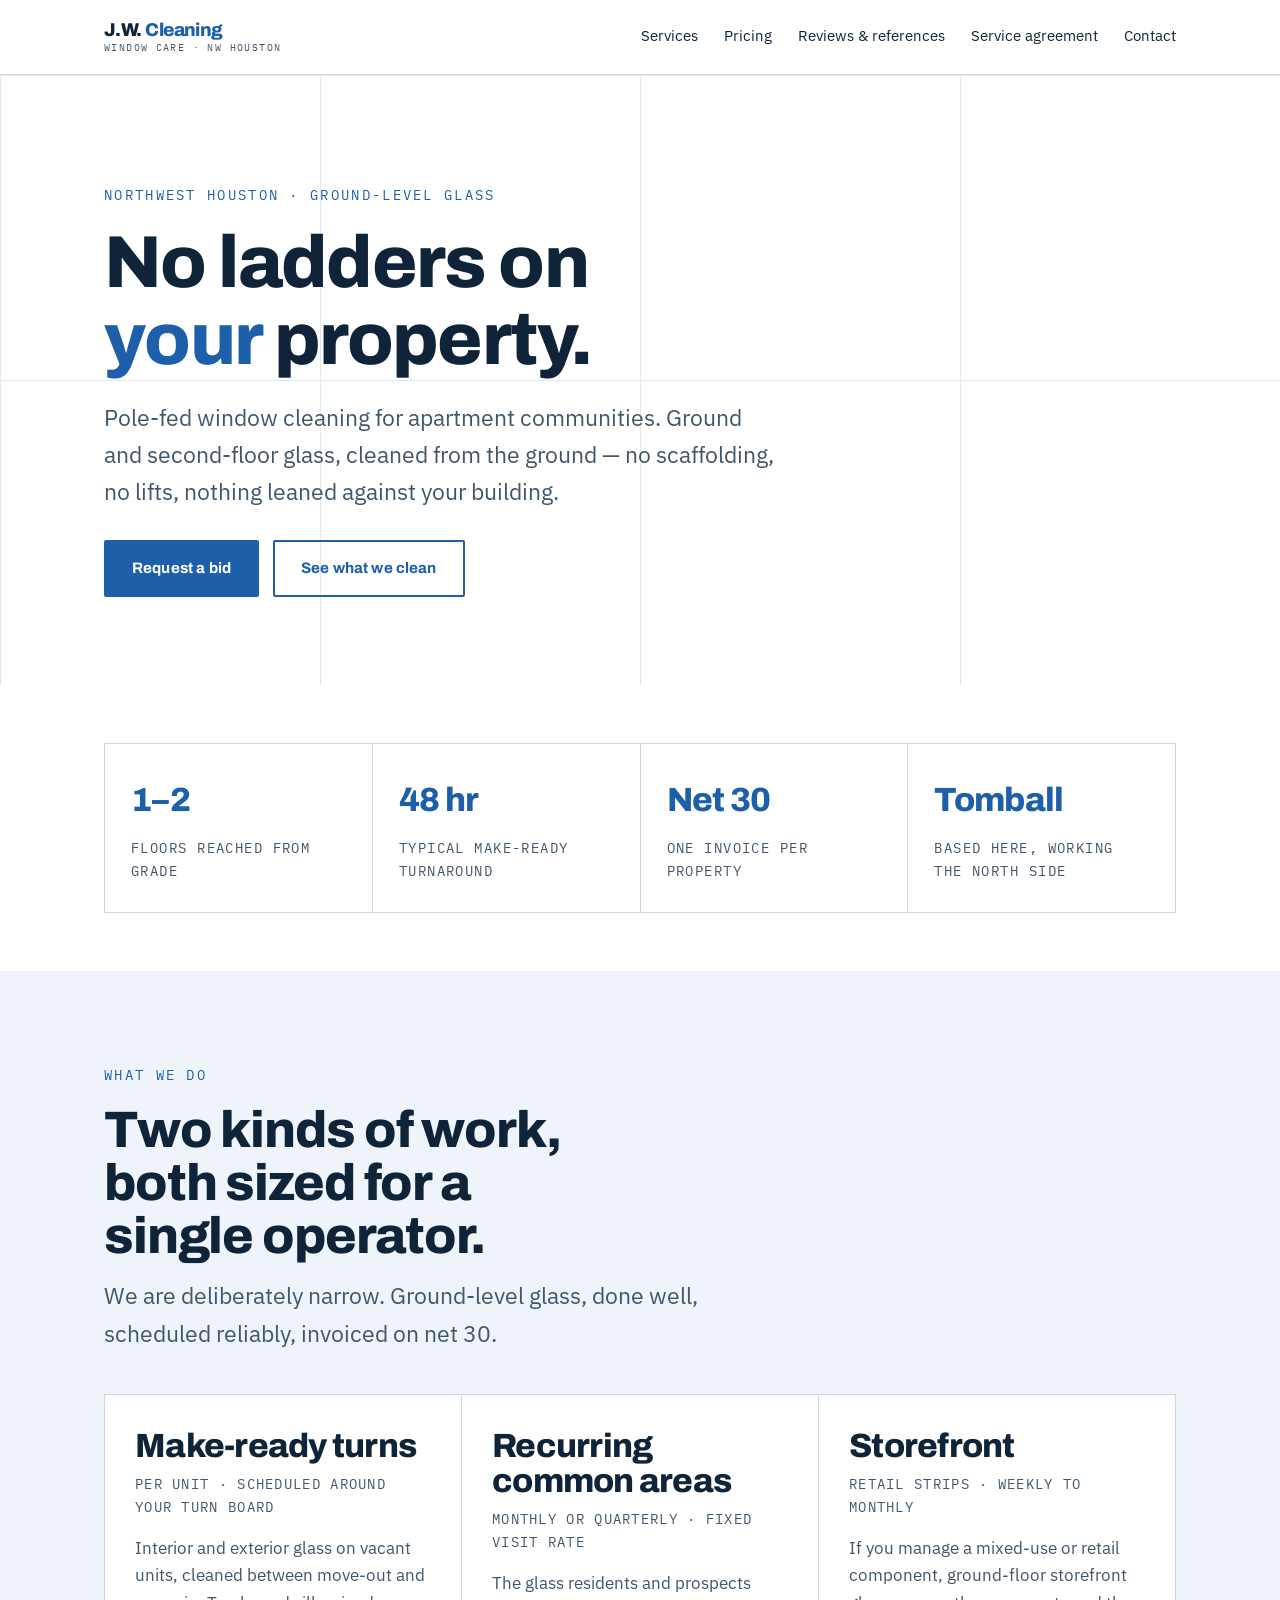
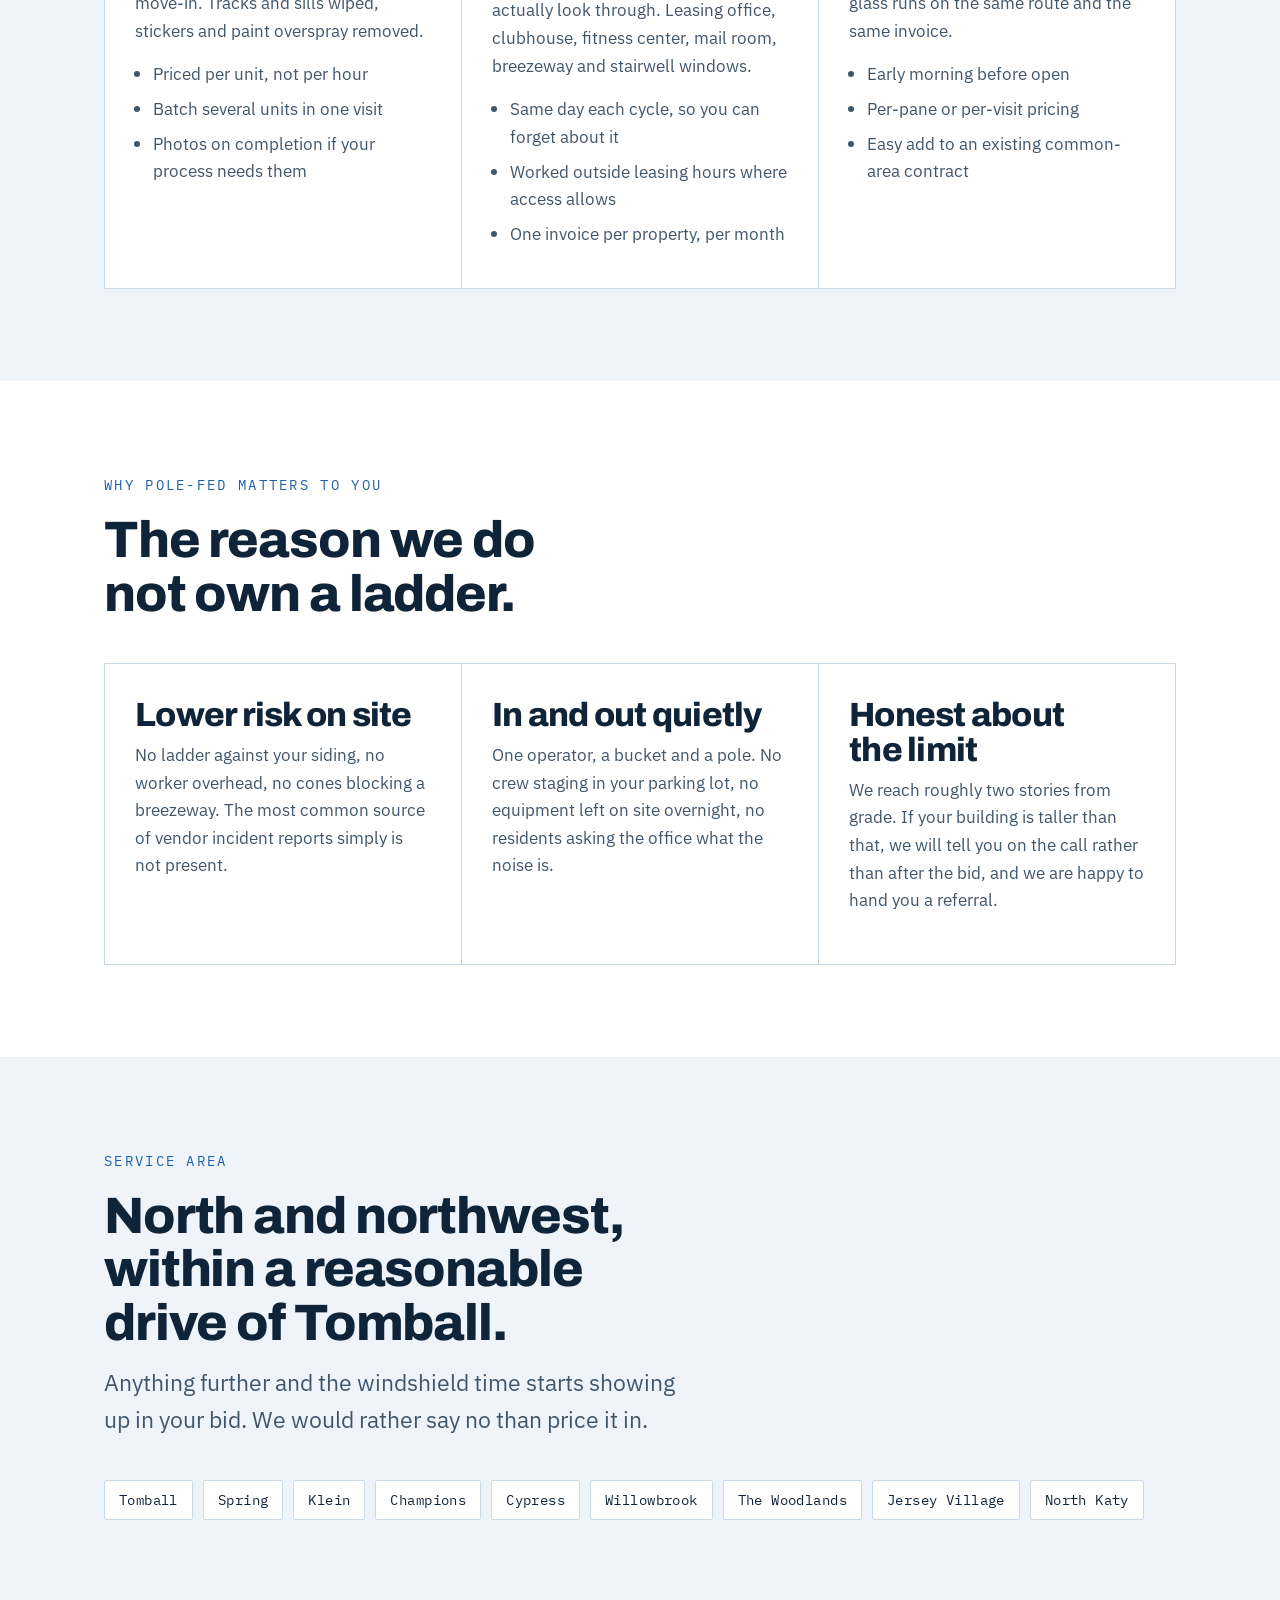
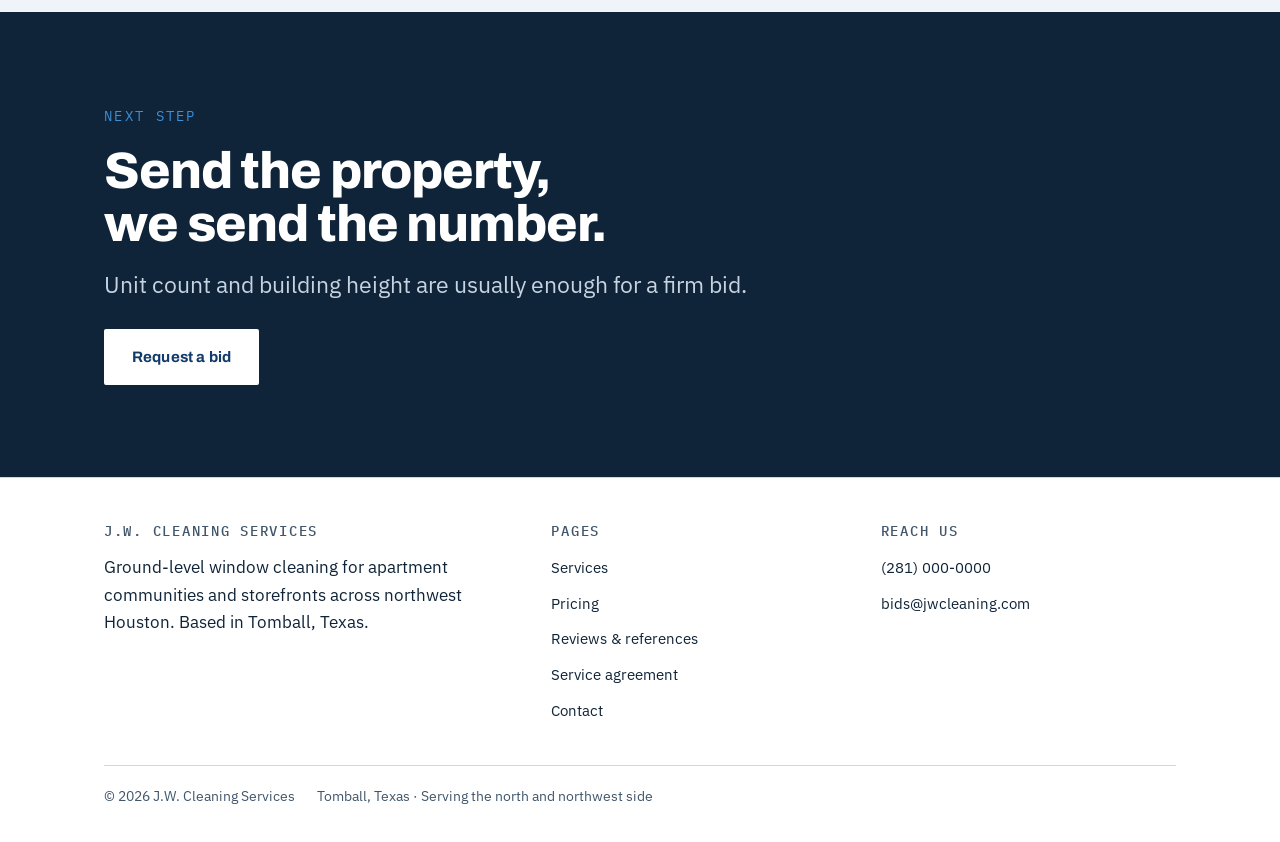
<file: index.html>
<!doctype html>
<html lang="en">
<head>
<meta charset="utf-8">
<meta name="viewport" content="width=device-width, initial-scale=1">
<title>J.W. Cleaning Services — Window cleaning for apartment communities, NW Houston</title>
<meta name="description" content="Pole-fed window cleaning for apartment communities and storefronts across northwest Houston. Ground and second-floor glass, no ladders. Based in Tomball.">
<link rel="preconnect" href="https://fonts.googleapis.com">
<link rel="preconnect" href="https://fonts.gstatic.com" crossorigin>
<link href="https://fonts.googleapis.com/css2?family=Archivo:wght@600;700;800&family=IBM+Plex+Mono:wght@400;500&family=IBM+Plex+Sans:wght@400;500;600&display=swap" rel="stylesheet">
<link rel="stylesheet" href="assets/css/styles.css">
</head>
<body>
<a class="skip" href="#main">Skip to content</a>

<header class="masthead">
  <div class="shell masthead__inner">
    <a class="wordmark" href="index.html">J.W. <span>Cleaning</span>
      <small>Window care &middot; NW Houston</small>
    </a>
    <button class="nav-toggle" aria-expanded="false" aria-controls="nav">Menu</button>
    <nav class="nav" id="nav" aria-label="Main">
      <a href="services.html">Services</a>
      <a href="pricing.html">Pricing</a>
      <a href="reviews.html">Reviews &amp; references</a>
      <a href="agreement.html">Service agreement</a>
      <a href="contact.html">Contact</a>
    </nav>
  </div>
</header>

<main id="main">

  <section class="hero">
    <div class="hero__grid" aria-hidden="true"></div>
    <div class="wipe" aria-hidden="true"></div>
    <div class="shell hero__inner">
      <span class="eyebrow">Northwest Houston &middot; Ground-level glass</span>
      <h1>No ladders on <em>your</em> property.</h1>
      <p class="hero__lede">Pole-fed window cleaning for apartment communities. Ground and second-floor glass, cleaned from the ground &mdash; no scaffolding, no lifts, nothing leaned against your building.</p>
      <div class="hero__actions">
        <a class="btn" href="contact.html">Request a bid</a>
        <a class="btn btn--ghost" href="services.html">See what we clean</a>
      </div>
    </div>
  </section>

  <section class="band band--tight">
    <div class="shell">
      <div class="panes">
        <div class="pane">
          <span class="pane__value">1&ndash;2</span>
          <p class="pane__label">Floors reached from grade</p>
        </div>
        <div class="pane">
          <span class="pane__value">48 hr</span>
          <p class="pane__label">Typical make-ready turnaround</p>
        </div>
        <div class="pane">
          <span class="pane__value">Net 30</span>
          <p class="pane__label">One invoice per property</p>
        </div>
        <div class="pane">
          <span class="pane__value">Tomball</span>
          <p class="pane__label">Based here, working the north side</p>
        </div>
      </div>
    </div>
  </section>

  <section class="band band--wash">
    <div class="shell">
      <div class="band__head">
        <span class="eyebrow">What we do</span>
        <h2>Two kinds of work, both sized for a single operator.</h2>
        <p>We are deliberately narrow. Ground-level glass, done well, scheduled reliably, invoiced on net 30.</p>
      </div>
      <div class="cards">
        <article class="card">
          <h3>Make-ready turns</h3>
          <p class="card__meta">Per unit &middot; scheduled around your turn board</p>
          <p>Interior and exterior glass on vacant units, cleaned between move-out and move-in. Tracks and sills wiped, stickers and paint overspray removed.</p>
          <ul>
            <li>Priced per unit, not per hour</li>
            <li>Batch several units in one visit</li>
            <li>Photos on completion if your process needs them</li>
          </ul>
        </article>
        <article class="card">
          <h3>Recurring common areas</h3>
          <p class="card__meta">Monthly or quarterly &middot; fixed visit rate</p>
          <p>The glass residents and prospects actually look through. Leasing office, clubhouse, fitness center, mail room, breezeway and stairwell windows.</p>
          <ul>
            <li>Same day each cycle, so you can forget about it</li>
            <li>Worked outside leasing hours where access allows</li>
            <li>One invoice per property, per month</li>
          </ul>
        </article>
        <article class="card">
          <h3>Storefront</h3>
          <p class="card__meta">Retail strips &middot; weekly to monthly</p>
          <p>If you manage a mixed-use or retail component, ground-floor storefront glass runs on the same route and the same invoice.</p>
          <ul>
            <li>Early morning before open</li>
            <li>Per-pane or per-visit pricing</li>
            <li>Easy add to an existing common-area contract</li>
          </ul>
        </article>
      </div>
    </div>
  </section>

  <section class="band">
    <div class="shell">
      <div class="band__head">
        <span class="eyebrow">Why pole-fed matters to you</span>
        <h2>The reason we do not own a ladder.</h2>
      </div>
      <div class="cards">
        <article class="card">
          <h3>Lower risk on site</h3>
          <p>No ladder against your siding, no worker overhead, no cones blocking a breezeway. The most common source of vendor incident reports simply is not present.</p>
        </article>
        <article class="card">
          <h3>In and out quietly</h3>
          <p>One operator, a bucket and a pole. No crew staging in your parking lot, no equipment left on site overnight, no residents asking the office what the noise is.</p>
        </article>
        <article class="card">
          <h3>Honest about the limit</h3>
          <p>We reach roughly two stories from grade. If your building is taller than that, we will tell you on the call rather than after the bid, and we are happy to hand you a referral.</p>
        </article>
      </div>
    </div>
  </section>

  <section class="band band--wash">
    <div class="shell">
      <div class="band__head">
        <span class="eyebrow">Service area</span>
        <h2>North and northwest, within a reasonable drive of Tomball.</h2>
        <p>Anything further and the windshield time starts showing up in your bid. We would rather say no than price it in.</p>
      </div>
      <ul class="arealist">
        <li>Tomball</li>
        <li>Spring</li>
        <li>Klein</li>
        <li>Champions</li>
        <li>Cypress</li>
        <li>Willowbrook</li>
        <li>The Woodlands</li>
        <li>Jersey Village</li>
        <li>North Katy</li>
      </ul>
    </div>
  </section>

  <section class="band band--ink">
    <div class="shell cta">
      <span class="eyebrow eyebrow--light">Next step</span>
      <h2>Send the property, we send the number.</h2>
      <p>Unit count and building height are usually enough for a firm bid.</p>
      <a class="btn btn--onblue" href="contact.html">Request a bid</a>
    </div>
  </section>

</main>

<footer class="foot">
  <div class="shell">
    <div class="foot__grid">
      <div>
        <h4>J.W. Cleaning Services</h4>
        <p>Ground-level window cleaning for apartment communities and storefronts across northwest Houston. Based in Tomball, Texas.</p>
      </div>
      <div>
        <h4>Pages</h4>
        <ul>
          <li><a href="services.html">Services</a></li>
          <li><a href="pricing.html">Pricing</a></li>
          <li><a href="reviews.html">Reviews &amp; references</a></li>
          <li><a href="agreement.html">Service agreement</a></li>
          <li><a href="contact.html">Contact</a></li>
        </ul>
      </div>
      <div>
        <h4>Reach us</h4>
        <!-- TODO: replace both with real details before launch -->
        <ul>
          <li><a href="tel:+12810000000">(281) 000-0000</a></li>
          <li><a href="mailto:bids@jwcleaning.com">bids@jwcleaning.com</a></li>
        </ul>
      </div>
    </div>
    <div class="foot__legal">
      <p>&copy; 2026 J.W. Cleaning Services</p>
      <p>Tomball, Texas &middot; Serving the north and northwest side</p>
    </div>
  </div>
</footer>

<script src="assets/js/site.js"></script>

</body>
</html>
</file>
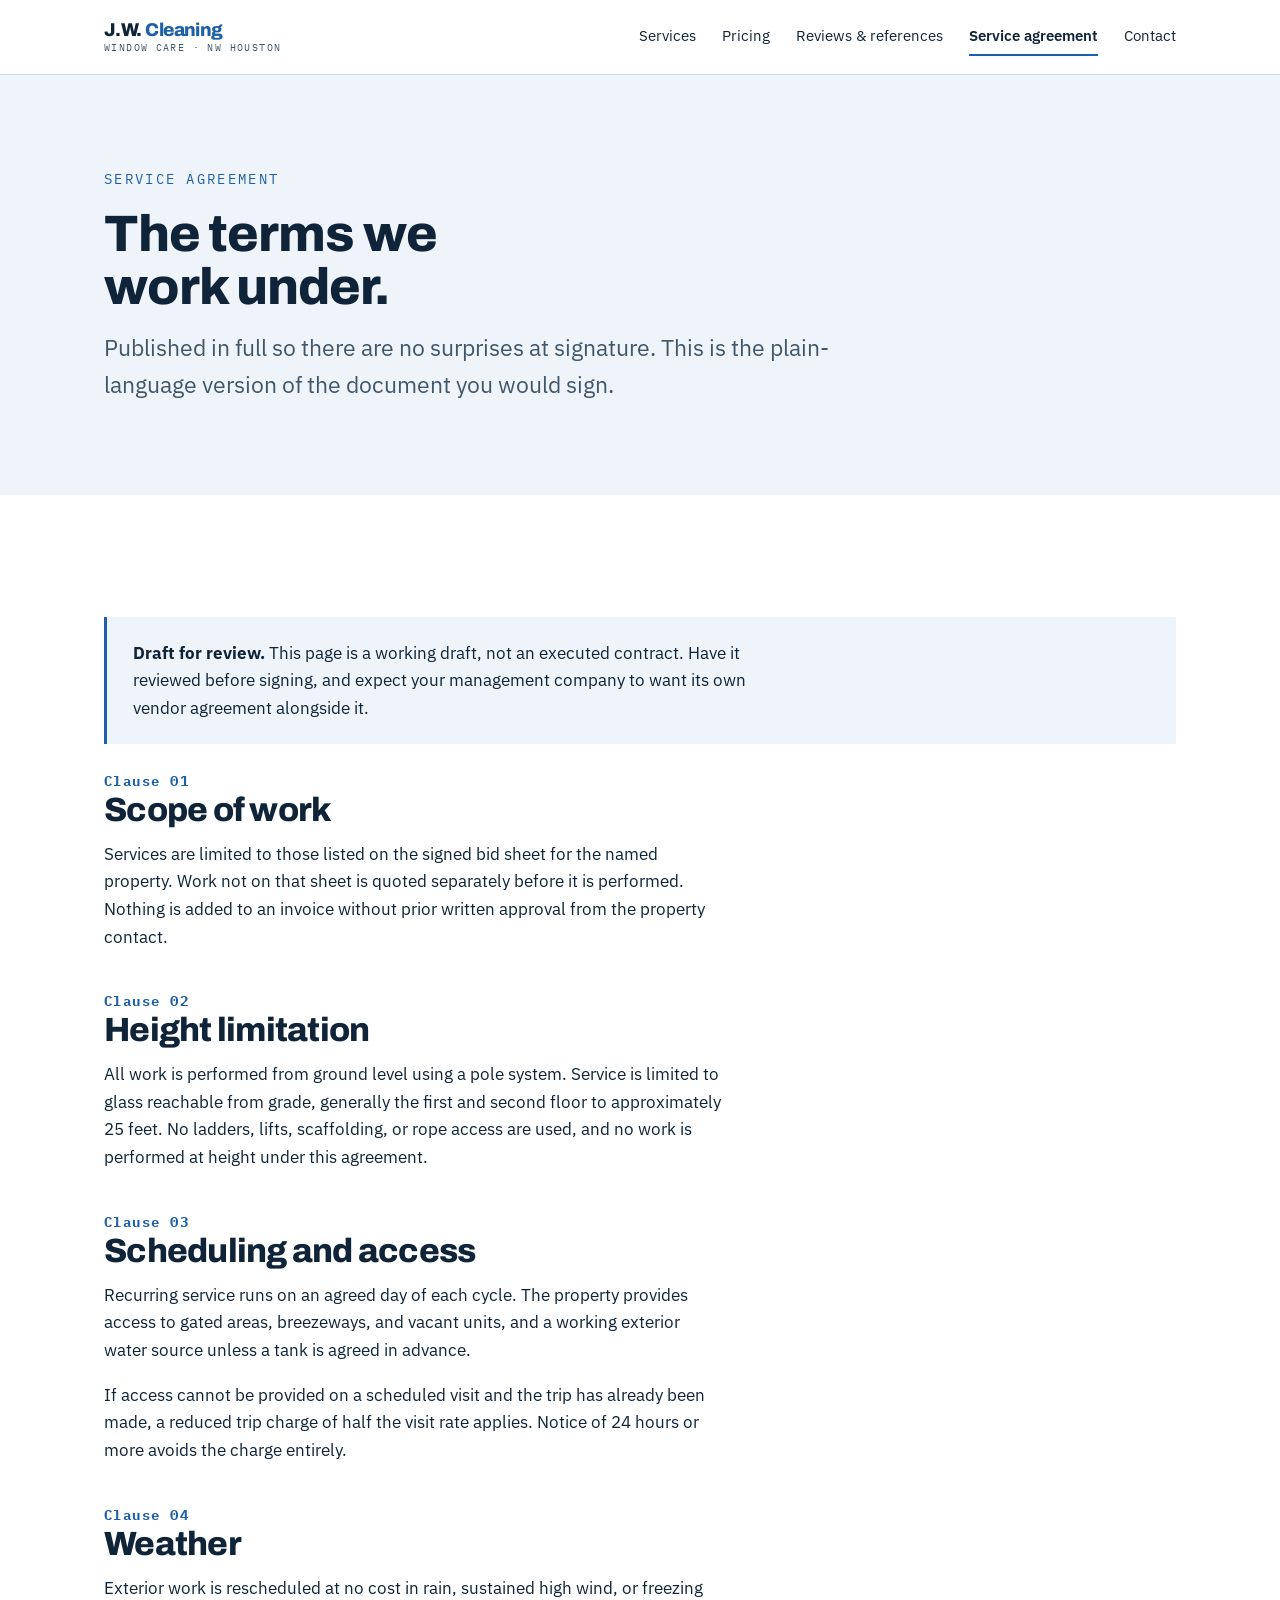
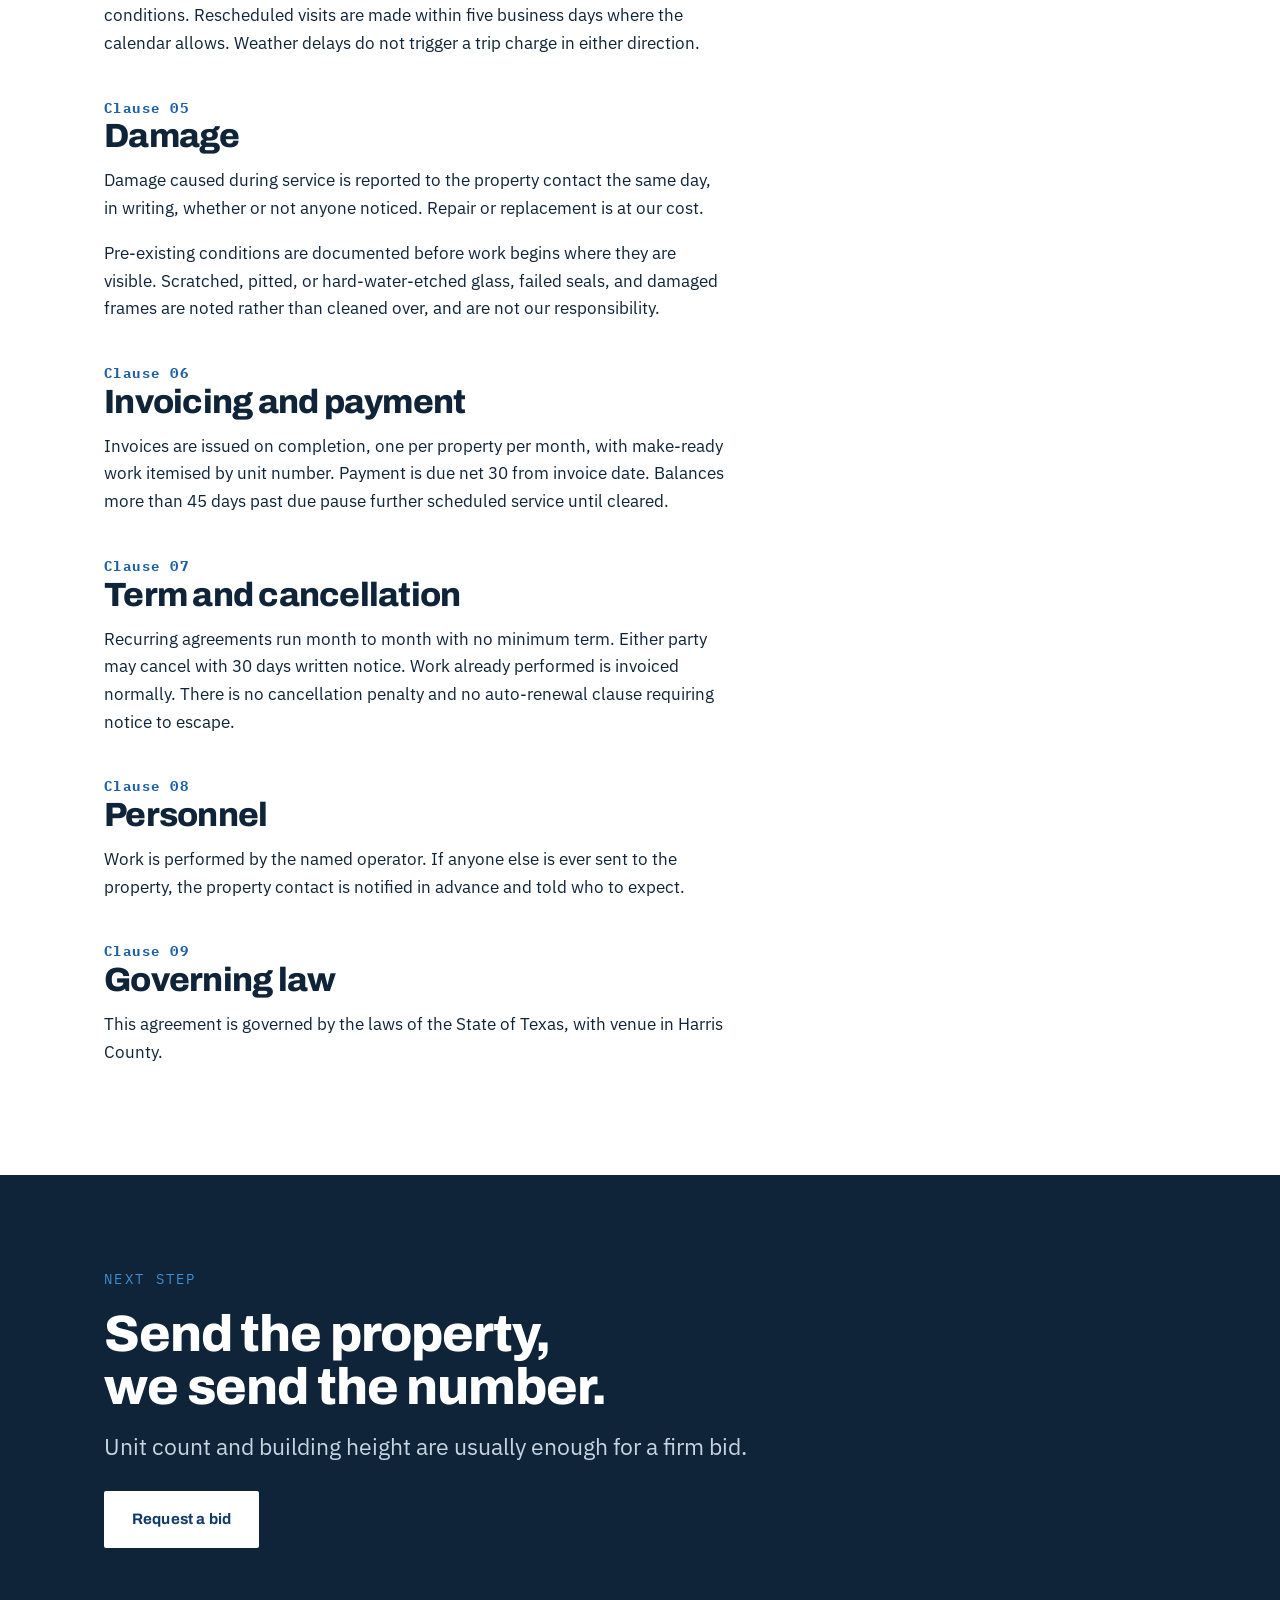
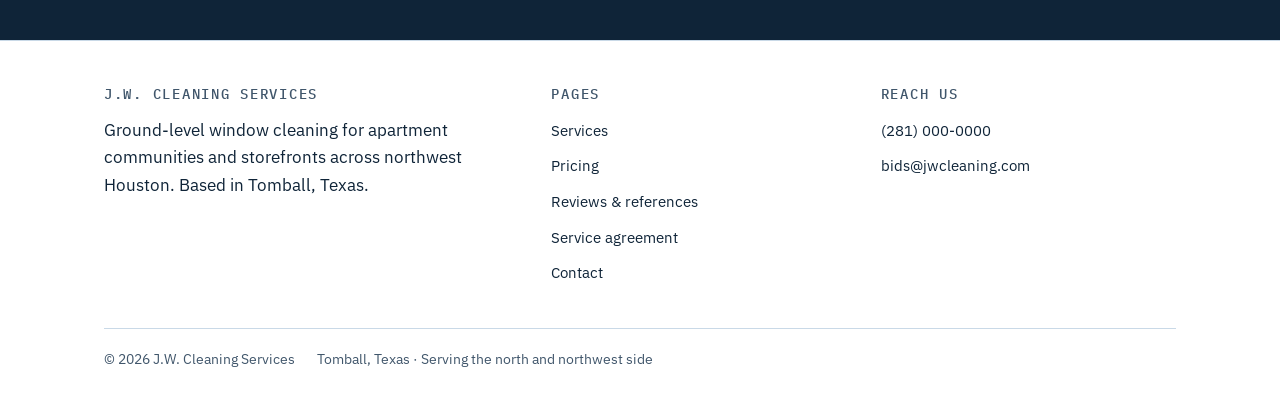
<file: agreement.html>
<!doctype html>
<html lang="en">
<head>
<meta charset="utf-8">
<meta name="viewport" content="width=device-width, initial-scale=1">
<title>Service agreement — J.W. Cleaning Services</title>
<meta name="description" content="The terms J.W. Cleaning Services works under: scope, height limits, damage policy, invoicing, and cancellation.">
<link rel="preconnect" href="https://fonts.googleapis.com">
<link rel="preconnect" href="https://fonts.gstatic.com" crossorigin>
<link href="https://fonts.googleapis.com/css2?family=Archivo:wght@600;700;800&family=IBM+Plex+Mono:wght@400;500&family=IBM+Plex+Sans:wght@400;500;600&display=swap" rel="stylesheet">
<link rel="stylesheet" href="assets/css/styles.css">
</head>
<body>
<a class="skip" href="#main">Skip to content</a>

<header class="masthead">
  <div class="shell masthead__inner">
    <a class="wordmark" href="index.html">J.W. <span>Cleaning</span>
      <small>Window care &middot; NW Houston</small>
    </a>
    <button class="nav-toggle" aria-expanded="false" aria-controls="nav">Menu</button>
    <nav class="nav" id="nav" aria-label="Main">
      <a href="services.html">Services</a>
      <a href="pricing.html">Pricing</a>
      <a href="reviews.html">Reviews &amp; references</a>
      <a href="agreement.html">Service agreement</a>
      <a href="contact.html">Contact</a>
    </nav>
  </div>
</header>

<main id="main">

  <section class="band band--wash">
    <div class="shell">
      <span class="eyebrow">Service agreement</span>
      <h1 style="font-size:var(--step-3);max-width:18ch;margin-bottom:14px;">The terms we work under.</h1>
      <p style="font-size:var(--step-1);color:var(--ink-soft);max-width:58ch;margin:0;">Published in full so there are no surprises at signature. This is the plain-language version of the document you would sign.</p>
    </div>
  </section>

  <section class="band">
    <div class="shell">
      <div class="callout">
        <p><strong>Draft for review.</strong> This page is a working draft, not an executed contract. Have it reviewed before signing, and expect your management company to want its own vendor agreement alongside it.</p>
      </div>

      <div class="doc">

        <h2><span class="clause-no">Clause 01</span>Scope of work</h2>
        <p>Services are limited to those listed on the signed bid sheet for the named property. Work not on that sheet is quoted separately before it is performed. Nothing is added to an invoice without prior written approval from the property contact.</p>

        <h2><span class="clause-no">Clause 02</span>Height limitation</h2>
        <p>All work is performed from ground level using a pole system. Service is limited to glass reachable from grade, generally the first and second floor to approximately 25 feet. No ladders, lifts, scaffolding, or rope access are used, and no work is performed at height under this agreement.</p>

        <h2><span class="clause-no">Clause 03</span>Scheduling and access</h2>
        <p>Recurring service runs on an agreed day of each cycle. The property provides access to gated areas, breezeways, and vacant units, and a working exterior water source unless a tank is agreed in advance.</p>
        <p>If access cannot be provided on a scheduled visit and the trip has already been made, a reduced trip charge of half the visit rate applies. Notice of 24 hours or more avoids the charge entirely.</p>

        <h2><span class="clause-no">Clause 04</span>Weather</h2>
        <p>Exterior work is rescheduled at no cost in rain, sustained high wind, or freezing conditions. Rescheduled visits are made within five business days where the calendar allows. Weather delays do not trigger a trip charge in either direction.</p>

        <h2><span class="clause-no">Clause 05</span>Damage</h2>
        <p>Damage caused during service is reported to the property contact the same day, in writing, whether or not anyone noticed. Repair or replacement is at our cost.</p>
        <p>Pre-existing conditions are documented before work begins where they are visible. Scratched, pitted, or hard-water-etched glass, failed seals, and damaged frames are noted rather than cleaned over, and are not our responsibility.</p>

        <h2><span class="clause-no">Clause 06</span>Invoicing and payment</h2>
        <p>Invoices are issued on completion, one per property per month, with make-ready work itemised by unit number. Payment is due net 30 from invoice date. Balances more than 45 days past due pause further scheduled service until cleared.</p>

        <h2><span class="clause-no">Clause 07</span>Term and cancellation</h2>
        <p>Recurring agreements run month to month with no minimum term. Either party may cancel with 30 days written notice. Work already performed is invoiced normally. There is no cancellation penalty and no auto-renewal clause requiring notice to escape.</p>

        <h2><span class="clause-no">Clause 08</span>Personnel</h2>
        <p>Work is performed by the named operator. If anyone else is ever sent to the property, the property contact is notified in advance and told who to expect.</p>

        <h2><span class="clause-no">Clause 09</span>Governing law</h2>
        <p>This agreement is governed by the laws of the State of Texas, with venue in Harris County.</p>

      </div>
    </div>
  </section>

  <section class="band band--ink">
    <div class="shell cta">
      <span class="eyebrow eyebrow--light">Next step</span>
      <h2>Send the property, we send the number.</h2>
      <p>Unit count and building height are usually enough for a firm bid.</p>
      <a class="btn btn--onblue" href="contact.html">Request a bid</a>
    </div>
  </section>

</main>

<footer class="foot">
  <div class="shell">
    <div class="foot__grid">
      <div>
        <h4>J.W. Cleaning Services</h4>
        <p>Ground-level window cleaning for apartment communities and storefronts across northwest Houston. Based in Tomball, Texas.</p>
      </div>
      <div>
        <h4>Pages</h4>
        <ul>
          <li><a href="services.html">Services</a></li>
          <li><a href="pricing.html">Pricing</a></li>
          <li><a href="reviews.html">Reviews &amp; references</a></li>
          <li><a href="agreement.html">Service agreement</a></li>
          <li><a href="contact.html">Contact</a></li>
        </ul>
      </div>
      <div>
        <h4>Reach us</h4>
        <!-- TODO: replace both with real details before launch -->
        <ul>
          <li><a href="tel:+12810000000">(281) 000-0000</a></li>
          <li><a href="mailto:bids@jwcleaning.com">bids@jwcleaning.com</a></li>
        </ul>
      </div>
    </div>
    <div class="foot__legal">
      <p>&copy; 2026 J.W. Cleaning Services</p>
      <p>Tomball, Texas &middot; Serving the north and northwest side</p>
    </div>
  </div>
</footer>

<script src="assets/js/site.js"></script>

</body>
</html>
</file>
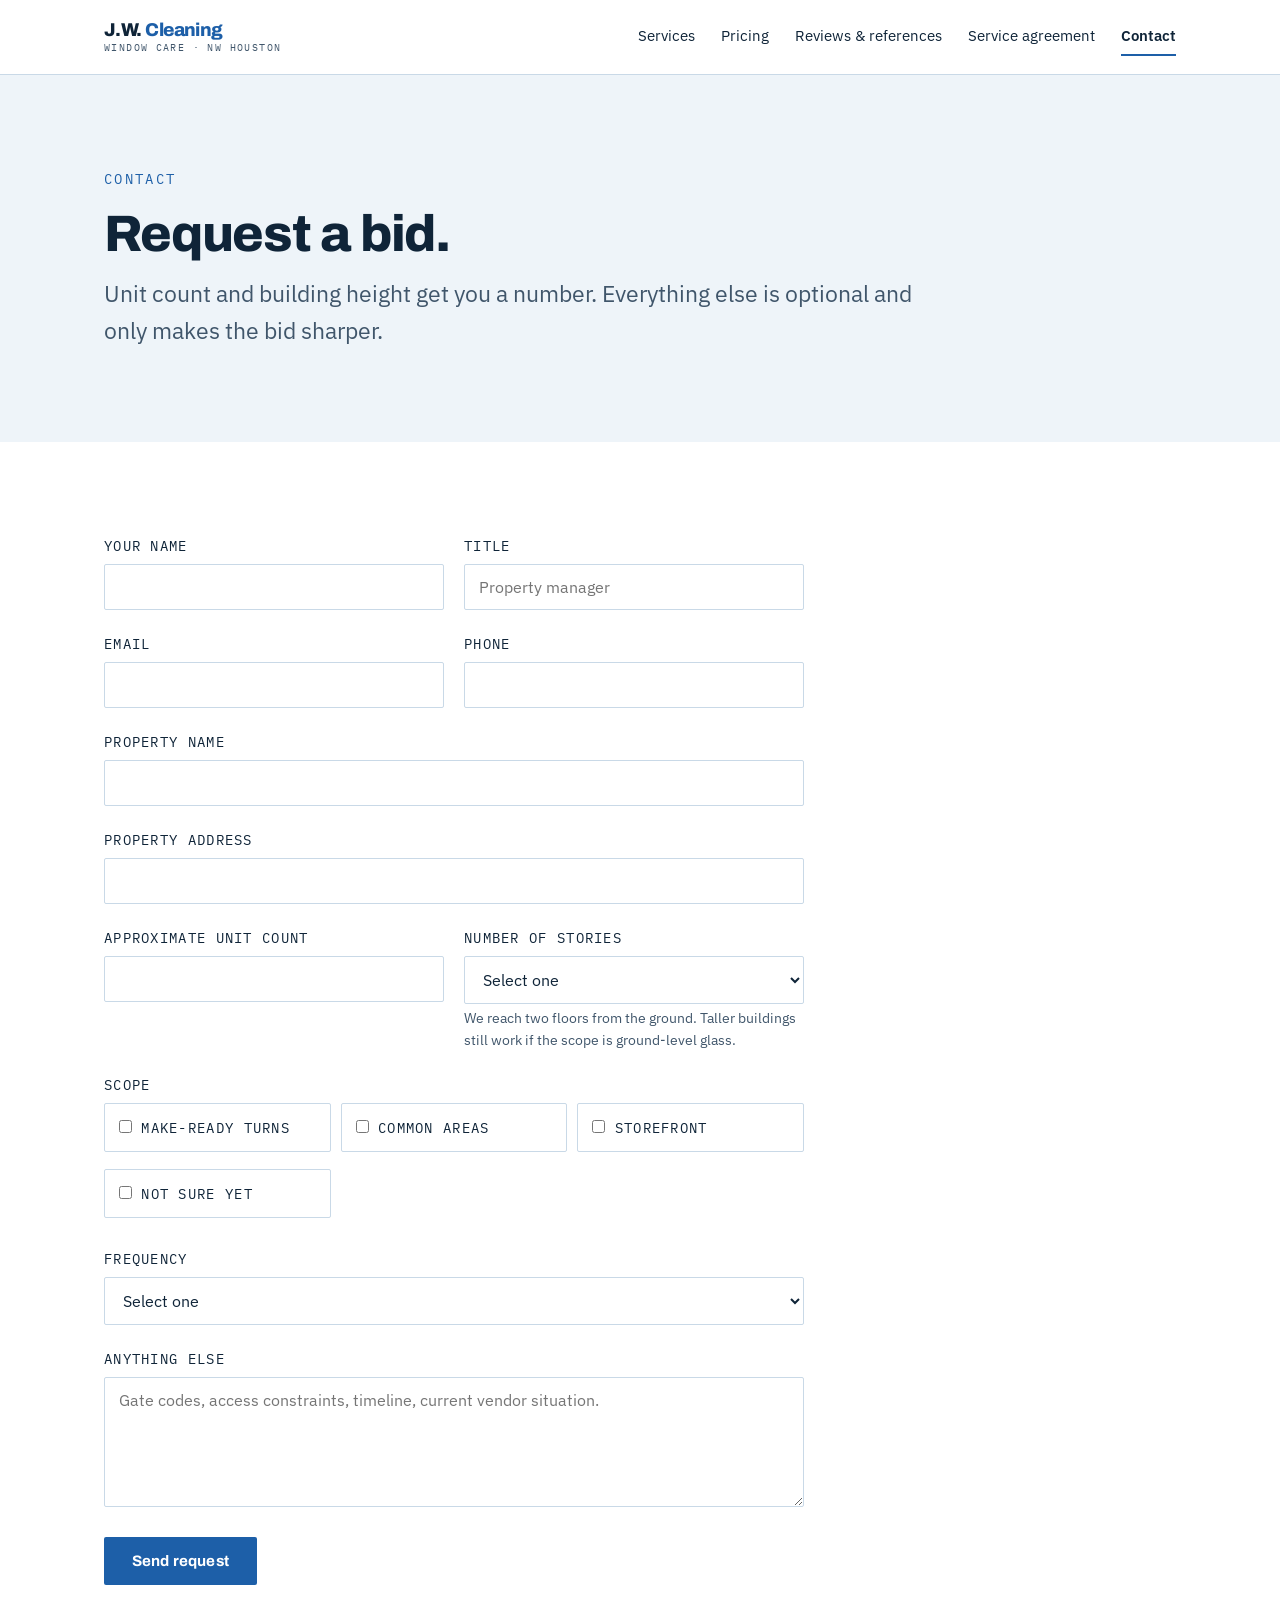
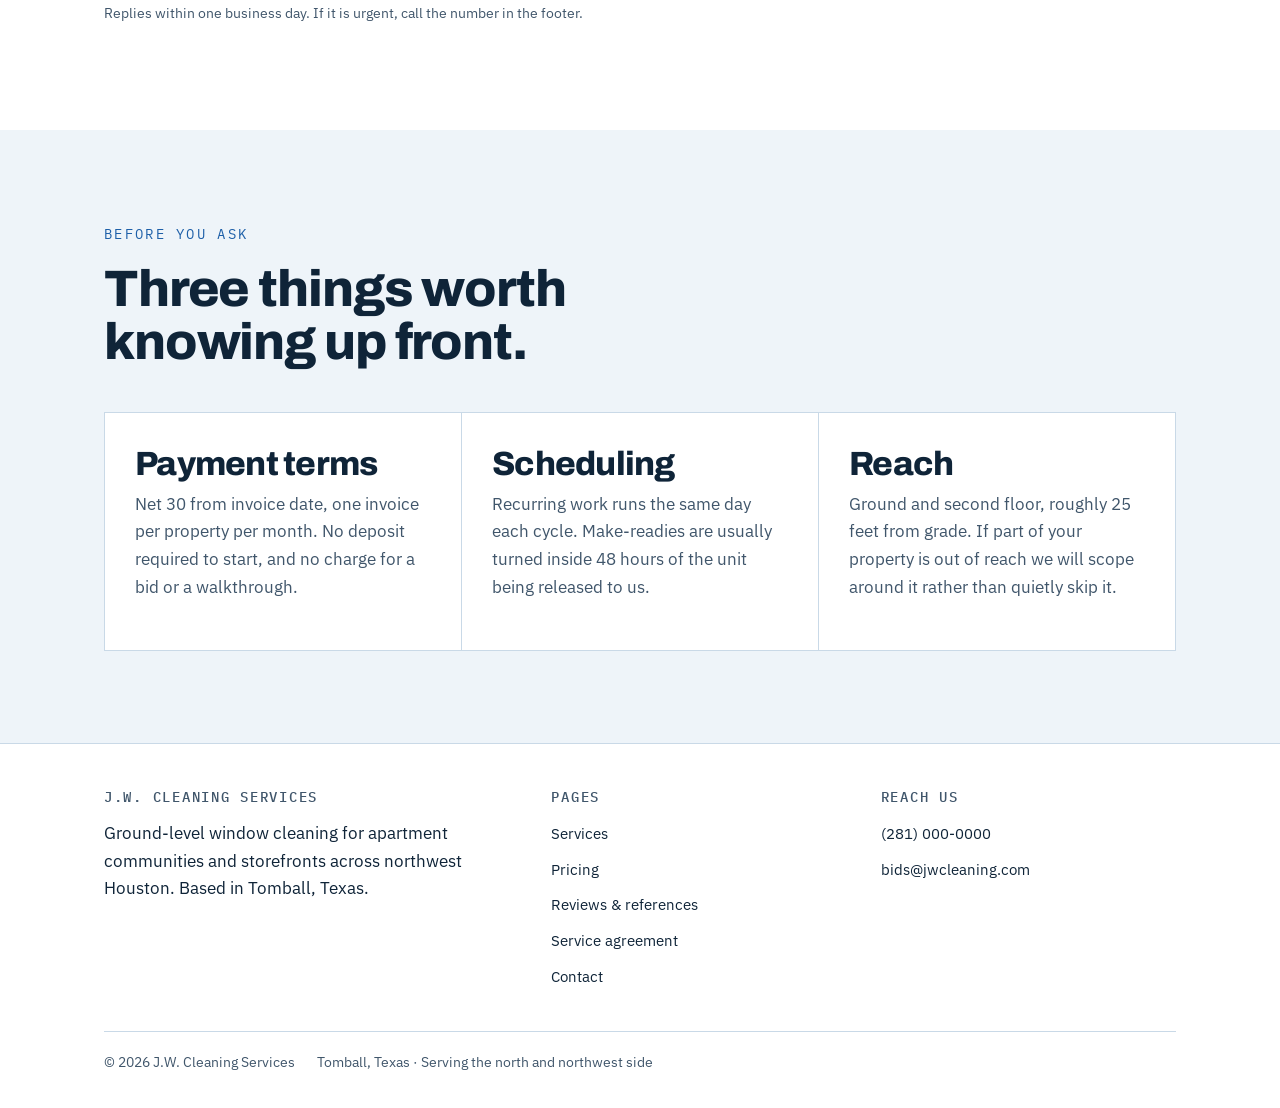
<file: contact.html>
<!doctype html>
<html lang="en">
<head>
<meta charset="utf-8">
<meta name="viewport" content="width=device-width, initial-scale=1">
<title>Request a bid — J.W. Cleaning Services</title>
<meta name="description" content="Send your property details and get a window cleaning bid within one business day. Serving apartment communities across northwest Houston.">
<link rel="preconnect" href="https://fonts.googleapis.com">
<link rel="preconnect" href="https://fonts.gstatic.com" crossorigin>
<link href="https://fonts.googleapis.com/css2?family=Archivo:wght@600;700;800&family=IBM+Plex+Mono:wght@400;500&family=IBM+Plex+Sans:wght@400;500;600&display=swap" rel="stylesheet">
<link rel="stylesheet" href="assets/css/styles.css">
</head>
<body>
<a class="skip" href="#main">Skip to content</a>

<header class="masthead">
  <div class="shell masthead__inner">
    <a class="wordmark" href="index.html">J.W. <span>Cleaning</span>
      <small>Window care &middot; NW Houston</small>
    </a>
    <button class="nav-toggle" aria-expanded="false" aria-controls="nav">Menu</button>
    <nav class="nav" id="nav" aria-label="Main">
      <a href="services.html">Services</a>
      <a href="pricing.html">Pricing</a>
      <a href="reviews.html">Reviews &amp; references</a>
      <a href="agreement.html">Service agreement</a>
      <a href="contact.html">Contact</a>
    </nav>
  </div>
</header>

<main id="main">

  <section class="band band--wash">
    <div class="shell">
      <span class="eyebrow">Contact</span>
      <h1 style="font-size:var(--step-3);max-width:18ch;margin-bottom:14px;">Request a bid.</h1>
      <p style="font-size:var(--step-1);color:var(--ink-soft);max-width:58ch;margin:0;">Unit count and building height get you a number. Everything else is optional and only makes the bid sharper.</p>
    </div>
  </section>

  <section class="band">
    <div class="shell">
      <form class="form" data-jw-form data-kind="bid">

        <div class="row">
          <div class="field">
            <label for="c-name">Your name</label>
            <input id="c-name" name="name" type="text" autocomplete="name" required>
          </div>
          <div class="field">
            <label for="c-title">Title</label>
            <input id="c-title" name="title" type="text" autocomplete="organization-title" placeholder="Property manager">
          </div>
        </div>

        <div class="row">
          <div class="field">
            <label for="c-email">Email</label>
            <input id="c-email" name="email" type="email" autocomplete="email" required>
          </div>
          <div class="field">
            <label for="c-phone">Phone</label>
            <input id="c-phone" name="phone" type="tel" autocomplete="tel">
          </div>
        </div>

        <div class="field">
          <label for="c-property">Property name</label>
          <input id="c-property" name="property" type="text" required>
        </div>

        <div class="field">
          <label for="c-address">Property address</label>
          <input id="c-address" name="address" type="text" autocomplete="street-address" required>
        </div>

        <div class="row">
          <div class="field">
            <label for="c-units">Approximate unit count</label>
            <input id="c-units" name="units" type="number" min="1" step="1">
          </div>
          <div class="field">
            <label for="c-stories">Number of stories</label>
            <select id="c-stories" name="stories" required>
              <option value="">Select one</option>
              <option value="1">1</option>
              <option value="2">2</option>
              <option value="3">3</option>
              <option value="4+">4 or more</option>
            </select>
            <span class="hint">We reach two floors from the ground. Taller buildings still work if the scope is ground-level glass.</span>
          </div>
        </div>

        <div class="field">
          <label>Scope</label>
          <div class="checks">
            <label class="check"><input type="checkbox" name="scope" value="Make-ready turns"> Make-ready turns</label>
            <label class="check"><input type="checkbox" name="scope" value="Common areas"> Common areas</label>
            <label class="check"><input type="checkbox" name="scope" value="Storefront"> Storefront</label>
            <label class="check"><input type="checkbox" name="scope" value="Not sure yet"> Not sure yet</label>
          </div>
        </div>

        <div class="field">
          <label for="c-frequency">Frequency</label>
          <select id="c-frequency" name="frequency">
            <option value="">Select one</option>
            <option>One-time</option>
            <option>As-needed (make-readies)</option>
            <option>Monthly</option>
            <option>Quarterly</option>
          </select>
        </div>

        <div class="field">
          <label for="c-notes">Anything else</label>
          <textarea id="c-notes" name="notes" placeholder="Gate codes, access constraints, timeline, current vendor situation."></textarea>
        </div>

        <label class="hp" aria-hidden="true">Company website <input type="text" name="company_website" tabindex="-1" autocomplete="off"></label>

        <button class="btn" type="submit">Send request</button>
        <p class="formnote">Replies within one business day. If it is urgent, call the number in the footer.</p>
        <div class="status" role="status" aria-live="polite"></div>
      </form>
    </div>
  </section>

  <section class="band band--wash">
    <div class="shell">
      <div class="band__head">
        <span class="eyebrow">Before you ask</span>
        <h2>Three things worth knowing up front.</h2>
      </div>
      <div class="cards">
        <article class="card">
          <h3>Payment terms</h3>
          <p>Net 30 from invoice date, one invoice per property per month. No deposit required to start, and no charge for a bid or a walkthrough.</p>
        </article>
        <article class="card">
          <h3>Scheduling</h3>
          <p>Recurring work runs the same day each cycle. Make-readies are usually turned inside 48 hours of the unit being released to us.</p>
        </article>
        <article class="card">
          <h3>Reach</h3>
          <p>Ground and second floor, roughly 25 feet from grade. If part of your property is out of reach we will scope around it rather than quietly skip it.</p>
        </article>
      </div>
    </div>
  </section>

</main>

<footer class="foot">
  <div class="shell">
    <div class="foot__grid">
      <div>
        <h4>J.W. Cleaning Services</h4>
        <p>Ground-level window cleaning for apartment communities and storefronts across northwest Houston. Based in Tomball, Texas.</p>
      </div>
      <div>
        <h4>Pages</h4>
        <ul>
          <li><a href="services.html">Services</a></li>
          <li><a href="pricing.html">Pricing</a></li>
          <li><a href="reviews.html">Reviews &amp; references</a></li>
          <li><a href="agreement.html">Service agreement</a></li>
          <li><a href="contact.html">Contact</a></li>
        </ul>
      </div>
      <div>
        <h4>Reach us</h4>
        <!-- TODO: replace both with real details before launch -->
        <ul>
          <li><a href="tel:+12810000000">(281) 000-0000</a></li>
          <li><a href="mailto:bids@jwcleaning.com">bids@jwcleaning.com</a></li>
        </ul>
      </div>
    </div>
    <div class="foot__legal">
      <p>&copy; 2026 J.W. Cleaning Services</p>
      <p>Tomball, Texas &middot; Serving the north and northwest side</p>
    </div>
  </div>
</footer>

<script src="assets/js/site.js"></script>
<script src="assets/js/form.js"></script>
</body>
</html>
</file>
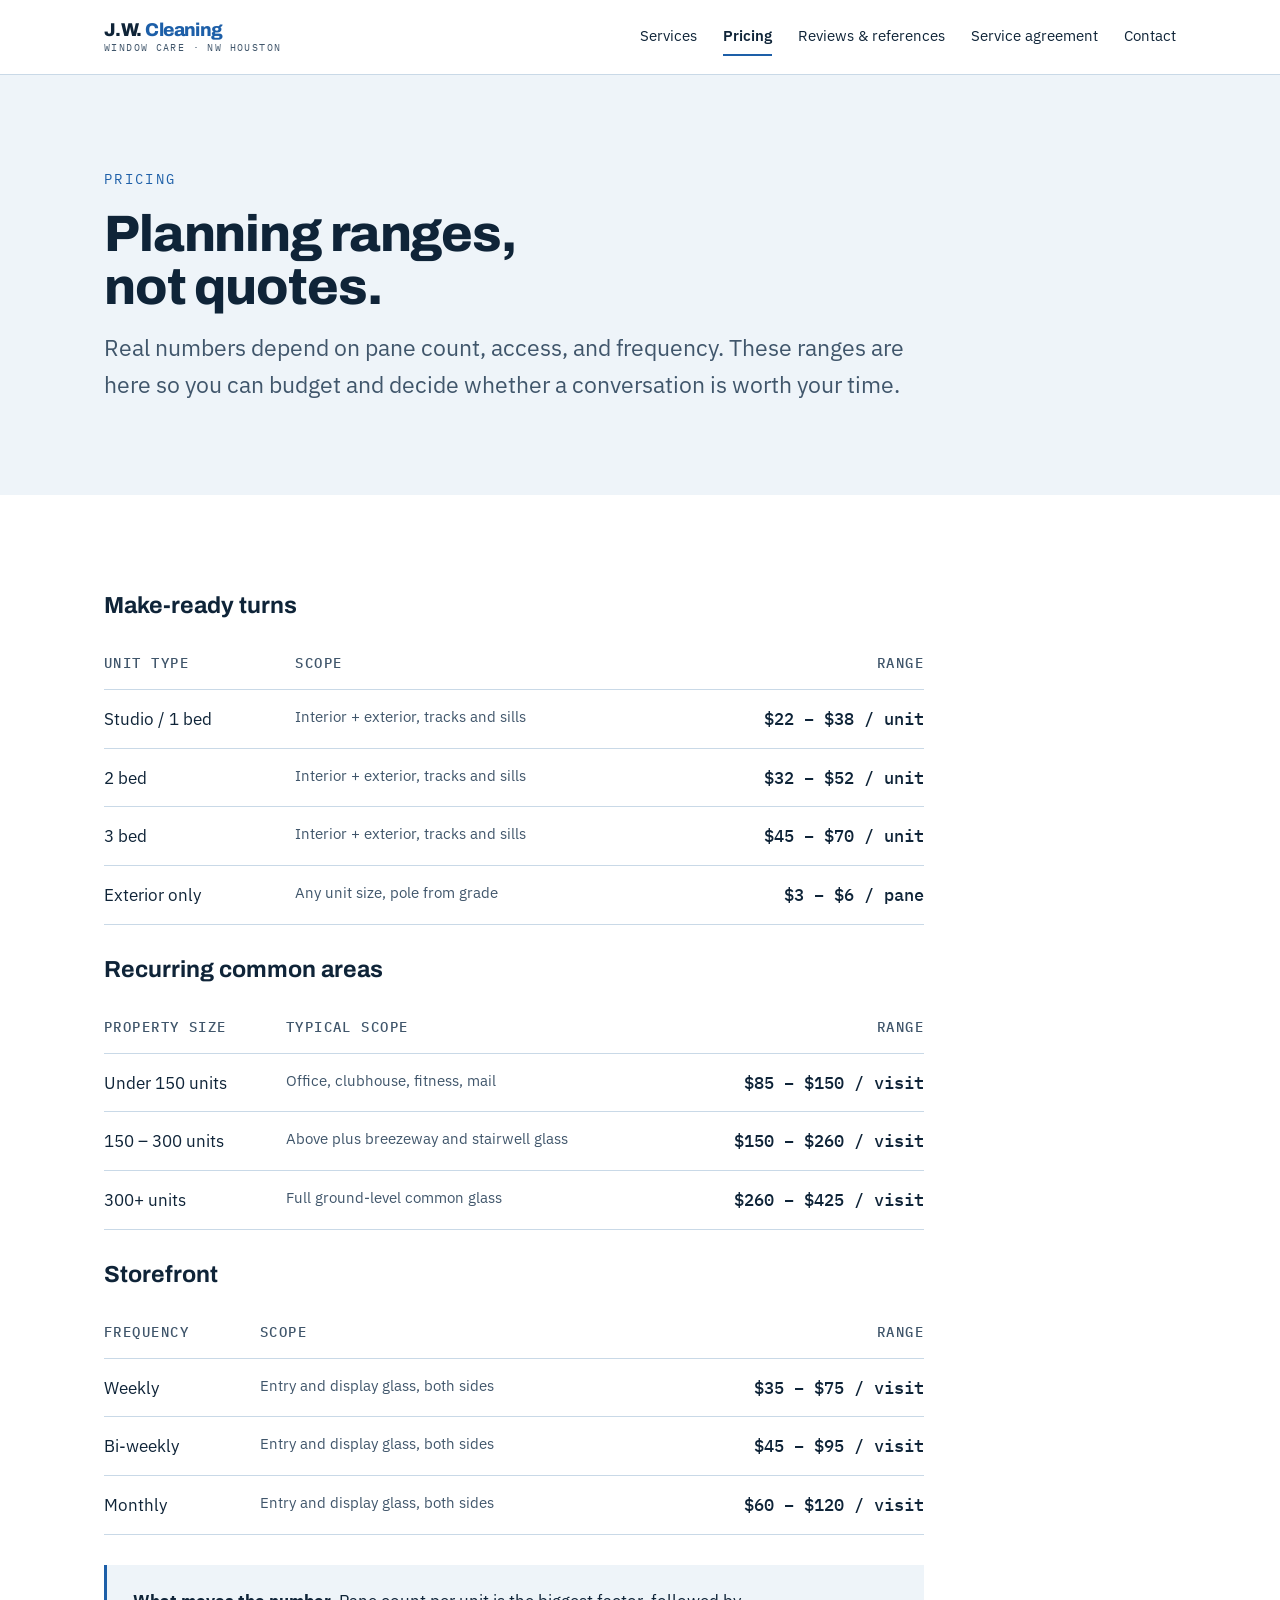
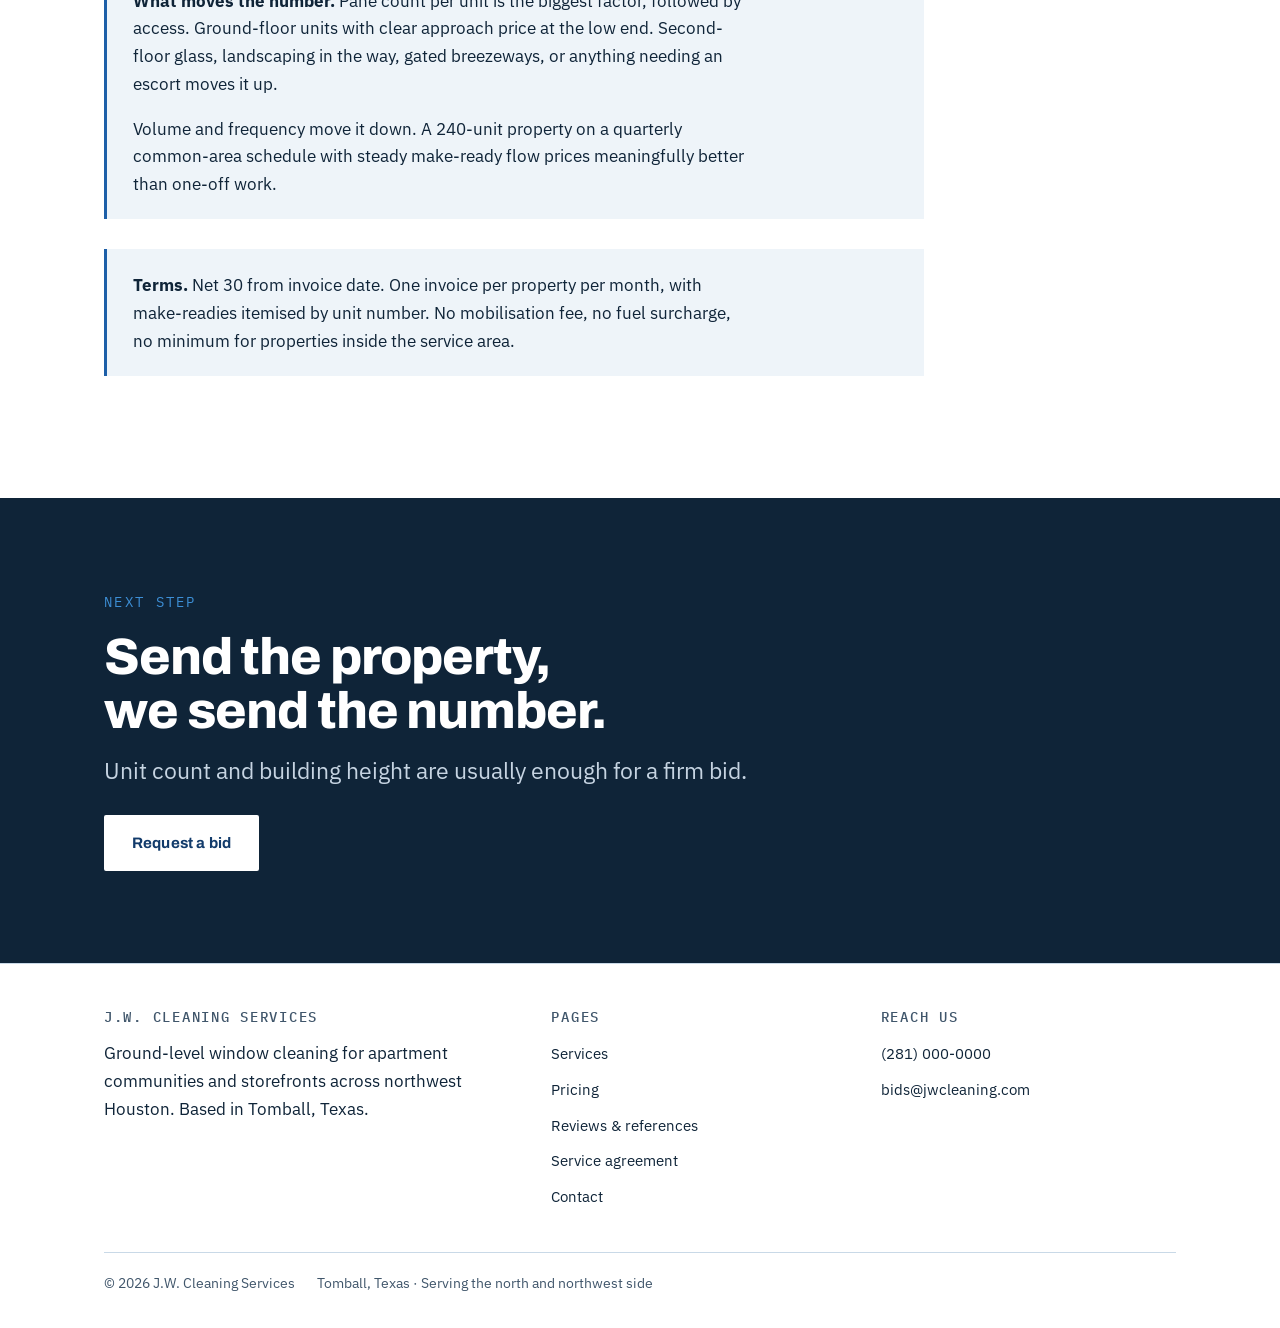
<file: pricing.html>
<!doctype html>
<html lang="en">
<head>
<meta charset="utf-8">
<meta name="viewport" content="width=device-width, initial-scale=1">
<title>Pricing — J.W. Cleaning Services</title>
<meta name="description" content="Planning ranges for make-ready turns, recurring common-area glass, and storefront window cleaning. Firm bids given on request.">
<link rel="preconnect" href="https://fonts.googleapis.com">
<link rel="preconnect" href="https://fonts.gstatic.com" crossorigin>
<link href="https://fonts.googleapis.com/css2?family=Archivo:wght@600;700;800&family=IBM+Plex+Mono:wght@400;500&family=IBM+Plex+Sans:wght@400;500;600&display=swap" rel="stylesheet">
<link rel="stylesheet" href="assets/css/styles.css">
</head>
<body>
<a class="skip" href="#main">Skip to content</a>

<header class="masthead">
  <div class="shell masthead__inner">
    <a class="wordmark" href="index.html">J.W. <span>Cleaning</span>
      <small>Window care &middot; NW Houston</small>
    </a>
    <button class="nav-toggle" aria-expanded="false" aria-controls="nav">Menu</button>
    <nav class="nav" id="nav" aria-label="Main">
      <a href="services.html">Services</a>
      <a href="pricing.html">Pricing</a>
      <a href="reviews.html">Reviews &amp; references</a>
      <a href="agreement.html">Service agreement</a>
      <a href="contact.html">Contact</a>
    </nav>
  </div>
</header>

<main id="main">

  <section class="band band--wash">
    <div class="shell">
      <span class="eyebrow">Pricing</span>
      <h1 style="font-size:var(--step-3);max-width:18ch;margin-bottom:14px;">Planning ranges, not quotes.</h1>
      <p style="font-size:var(--step-1);color:var(--ink-soft);max-width:58ch;margin:0;">Real numbers depend on pane count, access, and frequency. These ranges are here so you can budget and decide whether a conversation is worth your time.</p>
    </div>
  </section>

  <section class="band">
    <div class="shell">
      <div style="max-width:820px;">

        <table class="ptable">
          <caption>Make-ready turns</caption>
          <thead>
            <tr><th scope="col">Unit type</th><th scope="col">Scope</th><th scope="col">Range</th></tr>
          </thead>
          <tbody>
            <tr>
              <td>Studio / 1 bed</td>
              <td class="note">Interior + exterior, tracks and sills</td>
              <td class="rate">$22 &ndash; $38 / unit</td>
            </tr>
            <tr>
              <td>2 bed</td>
              <td class="note">Interior + exterior, tracks and sills</td>
              <td class="rate">$32 &ndash; $52 / unit</td>
            </tr>
            <tr>
              <td>3 bed</td>
              <td class="note">Interior + exterior, tracks and sills</td>
              <td class="rate">$45 &ndash; $70 / unit</td>
            </tr>
            <tr>
              <td>Exterior only</td>
              <td class="note">Any unit size, pole from grade</td>
              <td class="rate">$3 &ndash; $6 / pane</td>
            </tr>
          </tbody>
        </table>

        <table class="ptable">
          <caption>Recurring common areas</caption>
          <thead>
            <tr><th scope="col">Property size</th><th scope="col">Typical scope</th><th scope="col">Range</th></tr>
          </thead>
          <tbody>
            <tr>
              <td>Under 150 units</td>
              <td class="note">Office, clubhouse, fitness, mail</td>
              <td class="rate">$85 &ndash; $150 / visit</td>
            </tr>
            <tr>
              <td>150 &ndash; 300 units</td>
              <td class="note">Above plus breezeway and stairwell glass</td>
              <td class="rate">$150 &ndash; $260 / visit</td>
            </tr>
            <tr>
              <td>300+ units</td>
              <td class="note">Full ground-level common glass</td>
              <td class="rate">$260 &ndash; $425 / visit</td>
            </tr>
          </tbody>
        </table>

        <table class="ptable">
          <caption>Storefront</caption>
          <thead>
            <tr><th scope="col">Frequency</th><th scope="col">Scope</th><th scope="col">Range</th></tr>
          </thead>
          <tbody>
            <tr><td>Weekly</td><td class="note">Entry and display glass, both sides</td><td class="rate">$35 &ndash; $75 / visit</td></tr>
            <tr><td>Bi-weekly</td><td class="note">Entry and display glass, both sides</td><td class="rate">$45 &ndash; $95 / visit</td></tr>
            <tr><td>Monthly</td><td class="note">Entry and display glass, both sides</td><td class="rate">$60 &ndash; $120 / visit</td></tr>
          </tbody>
        </table>

        <div class="callout">
          <p><strong>What moves the number.</strong> Pane count per unit is the biggest factor, followed by access. Ground-floor units with clear approach price at the low end. Second-floor glass, landscaping in the way, gated breezeways, or anything needing an escort moves it up.</p>
          <p>Volume and frequency move it down. A 240-unit property on a quarterly common-area schedule with steady make-ready flow prices meaningfully better than one-off work.</p>
        </div>

        <div class="callout">
          <p><strong>Terms.</strong> Net 30 from invoice date. One invoice per property per month, with make-readies itemised by unit number. No mobilisation fee, no fuel surcharge, no minimum for properties inside the service area.</p>
        </div>

      </div>
    </div>
  </section>

  <section class="band band--ink">
    <div class="shell cta">
      <span class="eyebrow eyebrow--light">Next step</span>
      <h2>Send the property, we send the number.</h2>
      <p>Unit count and building height are usually enough for a firm bid.</p>
      <a class="btn btn--onblue" href="contact.html">Request a bid</a>
    </div>
  </section>

</main>

<footer class="foot">
  <div class="shell">
    <div class="foot__grid">
      <div>
        <h4>J.W. Cleaning Services</h4>
        <p>Ground-level window cleaning for apartment communities and storefronts across northwest Houston. Based in Tomball, Texas.</p>
      </div>
      <div>
        <h4>Pages</h4>
        <ul>
          <li><a href="services.html">Services</a></li>
          <li><a href="pricing.html">Pricing</a></li>
          <li><a href="reviews.html">Reviews &amp; references</a></li>
          <li><a href="agreement.html">Service agreement</a></li>
          <li><a href="contact.html">Contact</a></li>
        </ul>
      </div>
      <div>
        <h4>Reach us</h4>
        <!-- TODO: replace both with real details before launch -->
        <ul>
          <li><a href="tel:+12810000000">(281) 000-0000</a></li>
          <li><a href="mailto:bids@jwcleaning.com">bids@jwcleaning.com</a></li>
        </ul>
      </div>
    </div>
    <div class="foot__legal">
      <p>&copy; 2026 J.W. Cleaning Services</p>
      <p>Tomball, Texas &middot; Serving the north and northwest side</p>
    </div>
  </div>
</footer>

<script src="assets/js/site.js"></script>

</body>
</html>
</file>
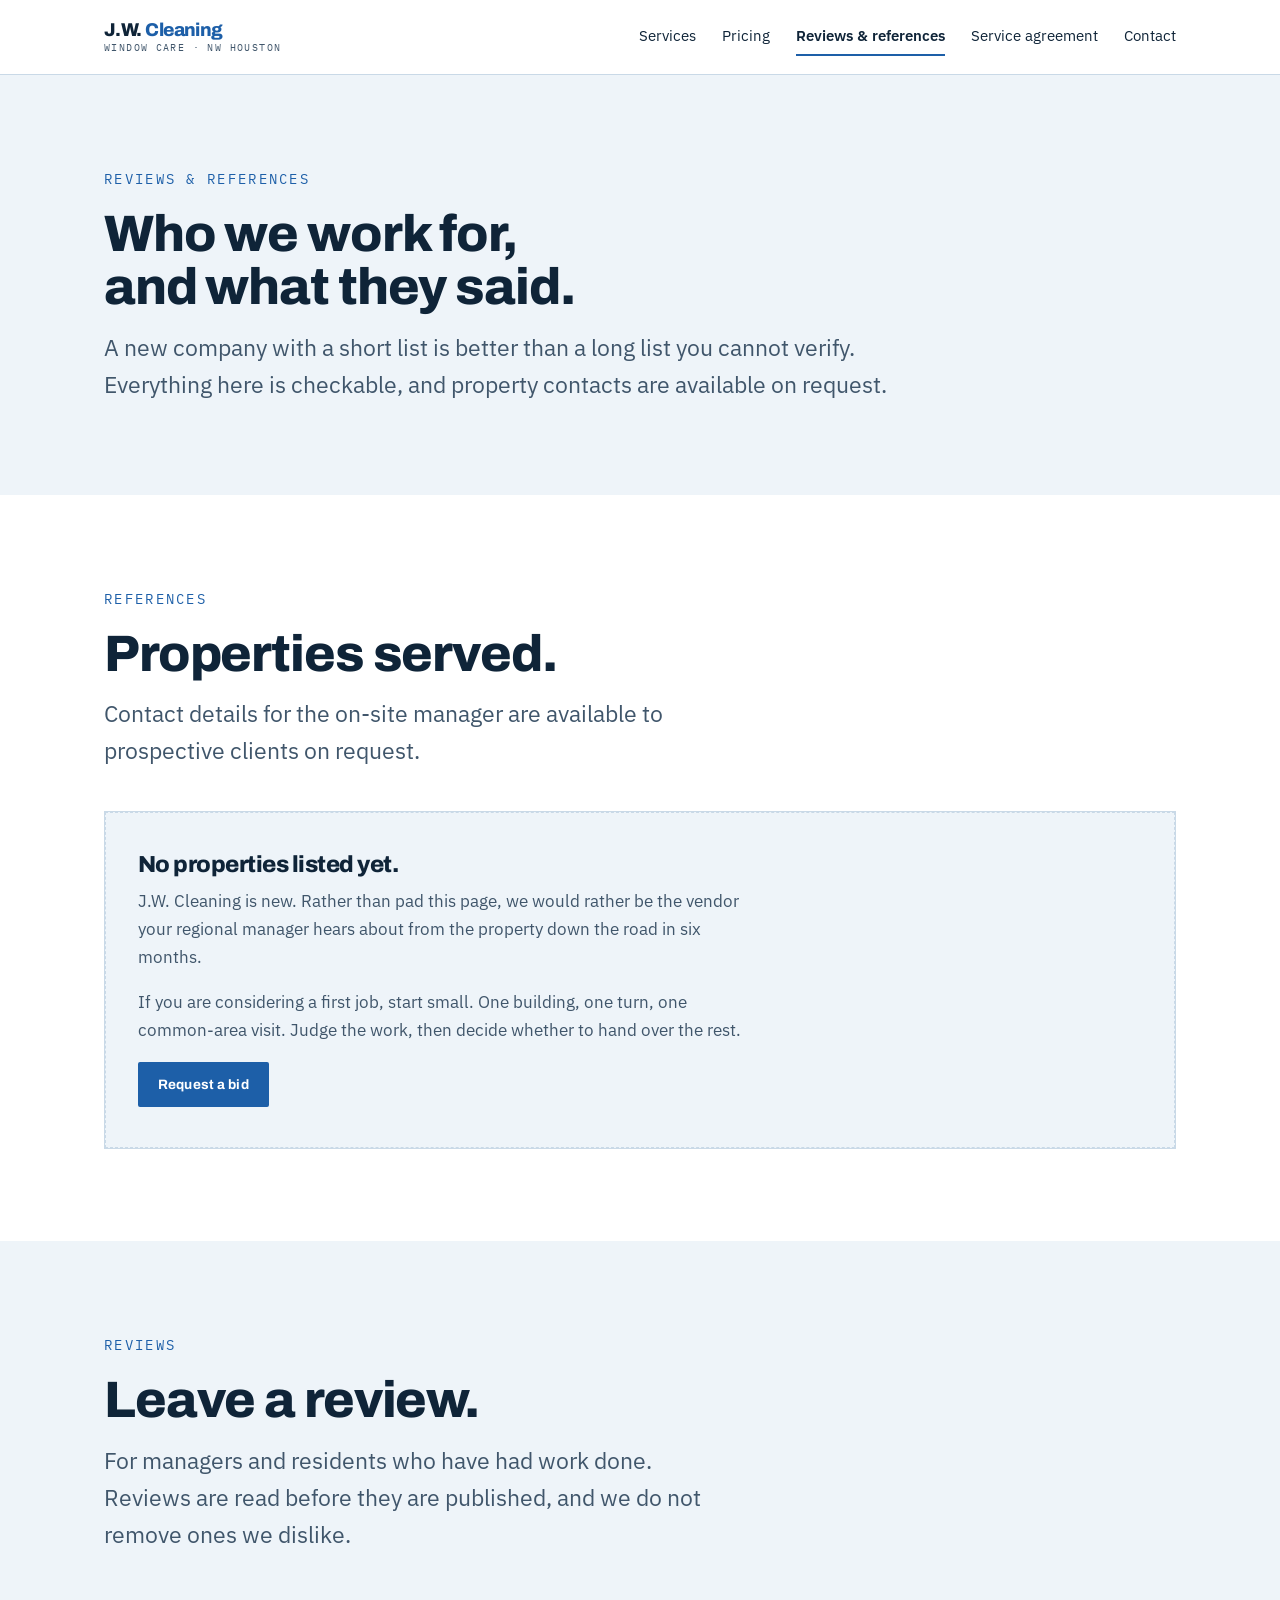
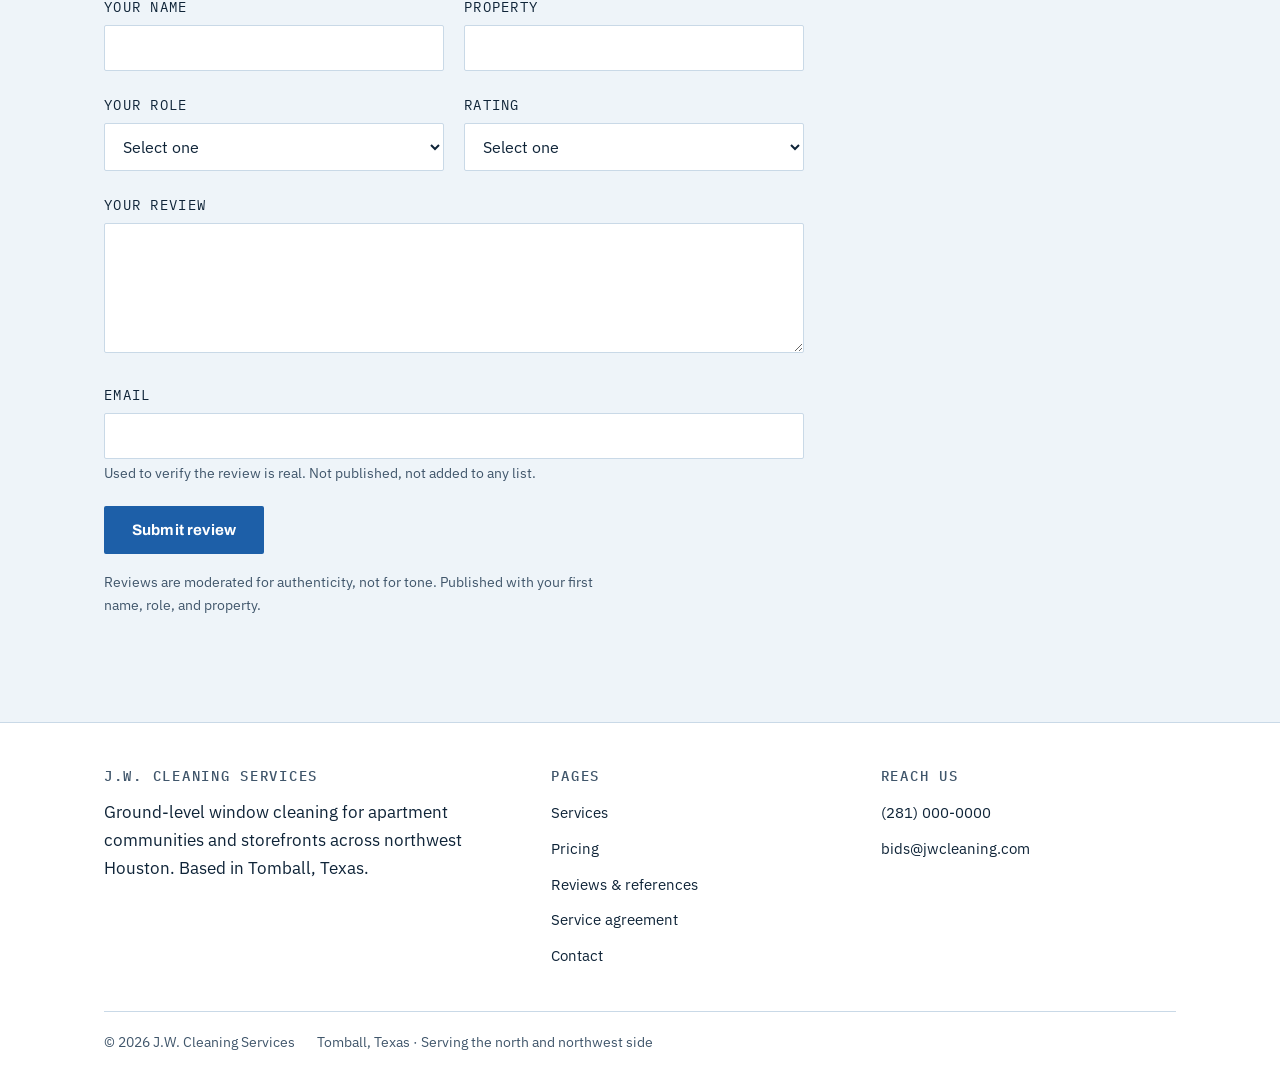
<file: reviews.html>
<!doctype html>
<html lang="en">
<head>
<meta charset="utf-8">
<meta name="viewport" content="width=device-width, initial-scale=1">
<title>Reviews & references — J.W. Cleaning Services</title>
<meta name="description" content="Properties served by J.W. Cleaning Services, and a form for managers and residents to leave a review.">
<link rel="preconnect" href="https://fonts.googleapis.com">
<link rel="preconnect" href="https://fonts.gstatic.com" crossorigin>
<link href="https://fonts.googleapis.com/css2?family=Archivo:wght@600;700;800&family=IBM+Plex+Mono:wght@400;500&family=IBM+Plex+Sans:wght@400;500;600&display=swap" rel="stylesheet">
<link rel="stylesheet" href="assets/css/styles.css">
</head>
<body>
<a class="skip" href="#main">Skip to content</a>

<header class="masthead">
  <div class="shell masthead__inner">
    <a class="wordmark" href="index.html">J.W. <span>Cleaning</span>
      <small>Window care &middot; NW Houston</small>
    </a>
    <button class="nav-toggle" aria-expanded="false" aria-controls="nav">Menu</button>
    <nav class="nav" id="nav" aria-label="Main">
      <a href="services.html">Services</a>
      <a href="pricing.html">Pricing</a>
      <a href="reviews.html">Reviews &amp; references</a>
      <a href="agreement.html">Service agreement</a>
      <a href="contact.html">Contact</a>
    </nav>
  </div>
</header>

<main id="main">

  <section class="band band--wash">
    <div class="shell">
      <span class="eyebrow">Reviews &amp; references</span>
      <h1 style="font-size:var(--step-3);max-width:18ch;margin-bottom:14px;">Who we work for, and what they said.</h1>
      <p style="font-size:var(--step-1);color:var(--ink-soft);max-width:58ch;margin:0;">A new company with a short list is better than a long list you cannot verify. Everything here is checkable, and property contacts are available on request.</p>
    </div>
  </section>

  <section class="band">
    <div class="shell">
      <div class="band__head">
        <span class="eyebrow">References</span>
        <h2>Properties served.</h2>
        <p>Contact details for the on-site manager are available to prospective clients on request.</p>
      </div>

      <!-- Add a .ref block per property as accounts land. Delete the .empty block once the first one is in. -->
      <div class="reflist">
        <div class="empty">
          <h3>No properties listed yet.</h3>
          <p>J.W. Cleaning is new. Rather than pad this page, we would rather be the vendor your regional manager hears about from the property down the road in six months.</p>
          <p>If you are considering a first job, start small. One building, one turn, one common-area visit. Judge the work, then decide whether to hand over the rest.</p>
          <a class="btn btn--sm" href="contact.html">Request a bid</a>
        </div>
      </div>
    </div>
  </section>

  <section class="band band--wash">
    <div class="shell">
      <div class="band__head">
        <span class="eyebrow">Reviews</span>
        <h2>Leave a review.</h2>
        <p>For managers and residents who have had work done. Reviews are read before they are published, and we do not remove ones we dislike.</p>
      </div>

      <form class="form" data-jw-form data-kind="review">
        <div class="row">
          <div class="field">
            <label for="rv-name">Your name</label>
            <input id="rv-name" name="name" type="text" autocomplete="name" required>
          </div>
          <div class="field">
            <label for="rv-property">Property</label>
            <input id="rv-property" name="property" type="text" required>
          </div>
        </div>

        <div class="row">
          <div class="field">
            <label for="rv-role">Your role</label>
            <select id="rv-role" name="role">
              <option value="">Select one</option>
              <option>Property manager</option>
              <option>Assistant manager</option>
              <option>Maintenance supervisor</option>
              <option>Regional manager</option>
              <option>Resident</option>
              <option>Other</option>
            </select>
          </div>
          <div class="field">
            <label for="rv-rating">Rating</label>
            <select id="rv-rating" name="rating" required>
              <option value="">Select one</option>
              <option value="5">5 &mdash; excellent</option>
              <option value="4">4 &mdash; good</option>
              <option value="3">3 &mdash; fine</option>
              <option value="2">2 &mdash; below expectations</option>
              <option value="1">1 &mdash; poor</option>
            </select>
          </div>
        </div>

        <div class="field">
          <label for="rv-body">Your review</label>
          <textarea id="rv-body" name="body" required></textarea>
        </div>

        <div class="field">
          <label for="rv-email">Email</label>
          <input id="rv-email" name="email" type="email" autocomplete="email" required>
          <span class="hint">Used to verify the review is real. Not published, not added to any list.</span>
        </div>

        <label class="hp" aria-hidden="true">Company website <input type="text" name="company_website" tabindex="-1" autocomplete="off"></label>

        <button class="btn" type="submit">Submit review</button>
        <p class="formnote">Reviews are moderated for authenticity, not for tone. Published with your first name, role, and property.</p>
        <div class="status" role="status" aria-live="polite"></div>
      </form>
    </div>
  </section>

</main>

<footer class="foot">
  <div class="shell">
    <div class="foot__grid">
      <div>
        <h4>J.W. Cleaning Services</h4>
        <p>Ground-level window cleaning for apartment communities and storefronts across northwest Houston. Based in Tomball, Texas.</p>
      </div>
      <div>
        <h4>Pages</h4>
        <ul>
          <li><a href="services.html">Services</a></li>
          <li><a href="pricing.html">Pricing</a></li>
          <li><a href="reviews.html">Reviews &amp; references</a></li>
          <li><a href="agreement.html">Service agreement</a></li>
          <li><a href="contact.html">Contact</a></li>
        </ul>
      </div>
      <div>
        <h4>Reach us</h4>
        <!-- TODO: replace both with real details before launch -->
        <ul>
          <li><a href="tel:+12810000000">(281) 000-0000</a></li>
          <li><a href="mailto:bids@jwcleaning.com">bids@jwcleaning.com</a></li>
        </ul>
      </div>
    </div>
    <div class="foot__legal">
      <p>&copy; 2026 J.W. Cleaning Services</p>
      <p>Tomball, Texas &middot; Serving the north and northwest side</p>
    </div>
  </div>
</footer>

<script src="assets/js/site.js"></script>
<script src="assets/js/form.js"></script>
</body>
</html>
</file>
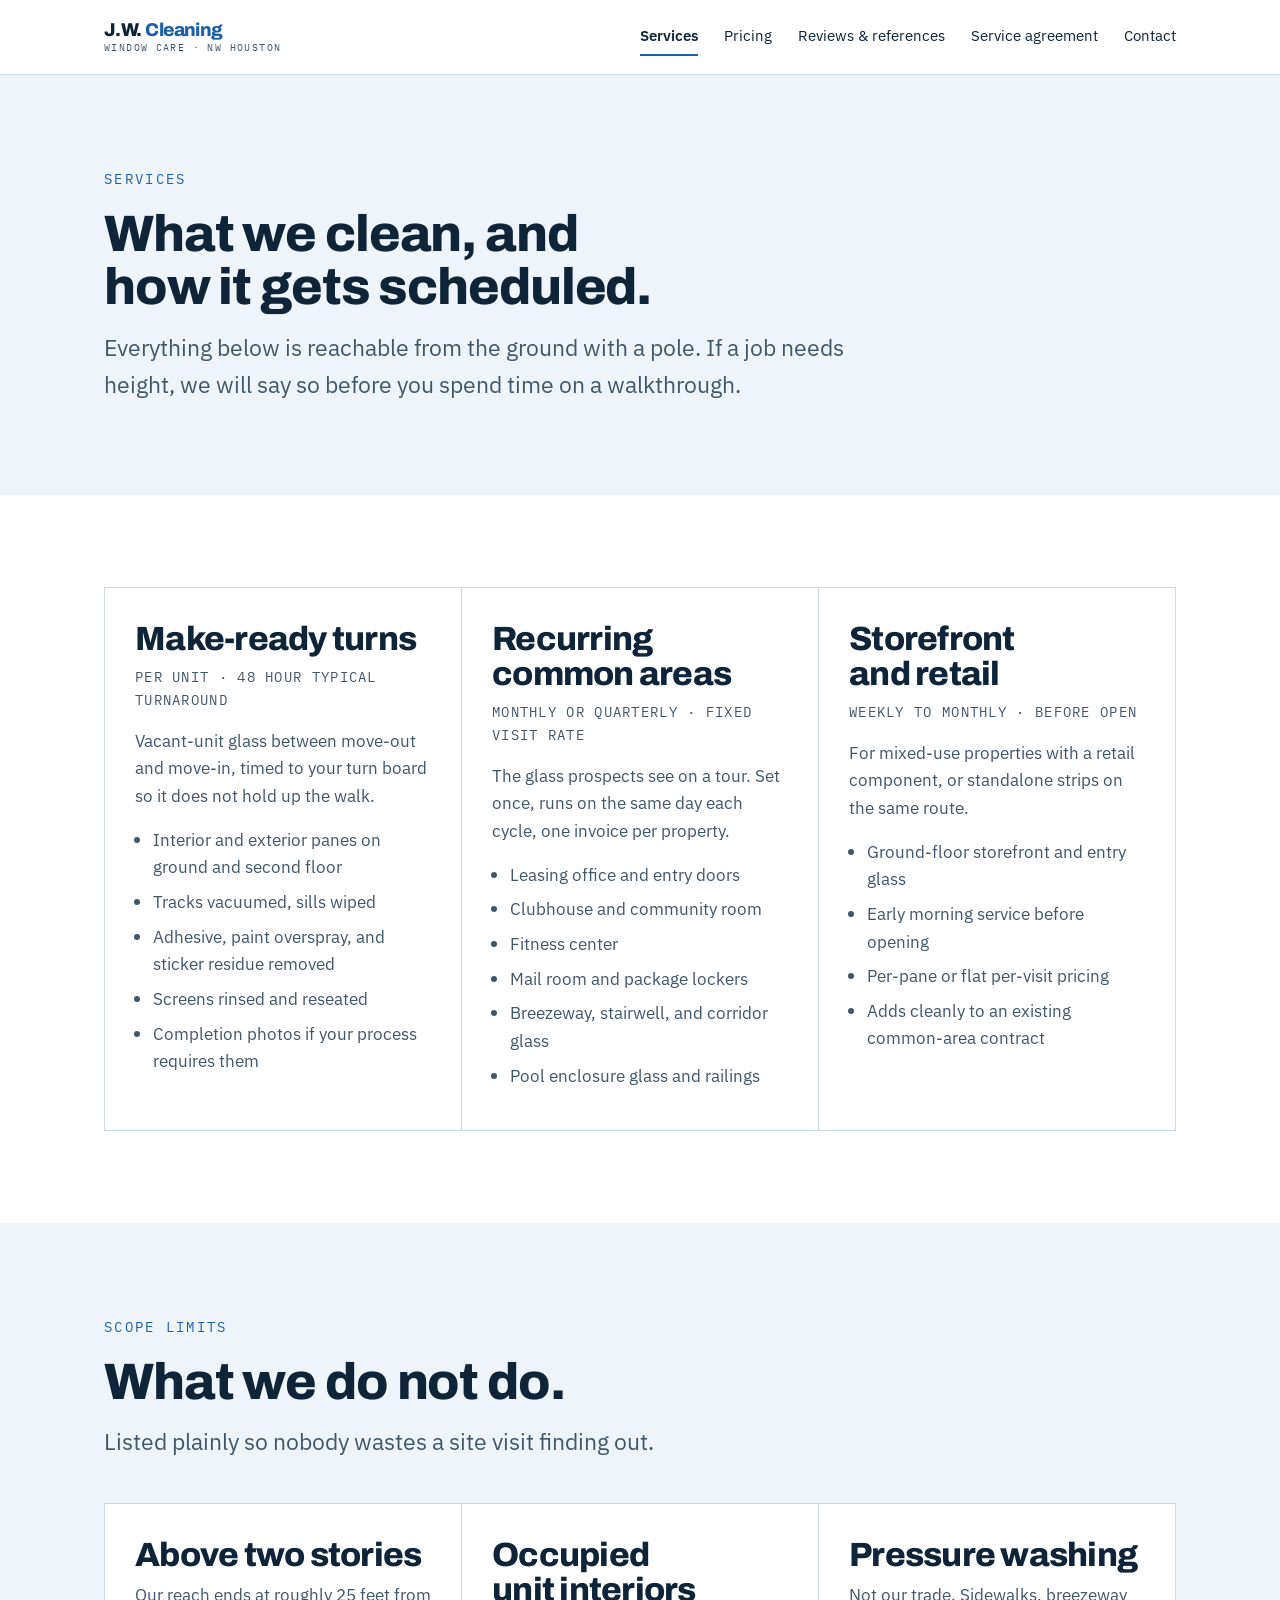
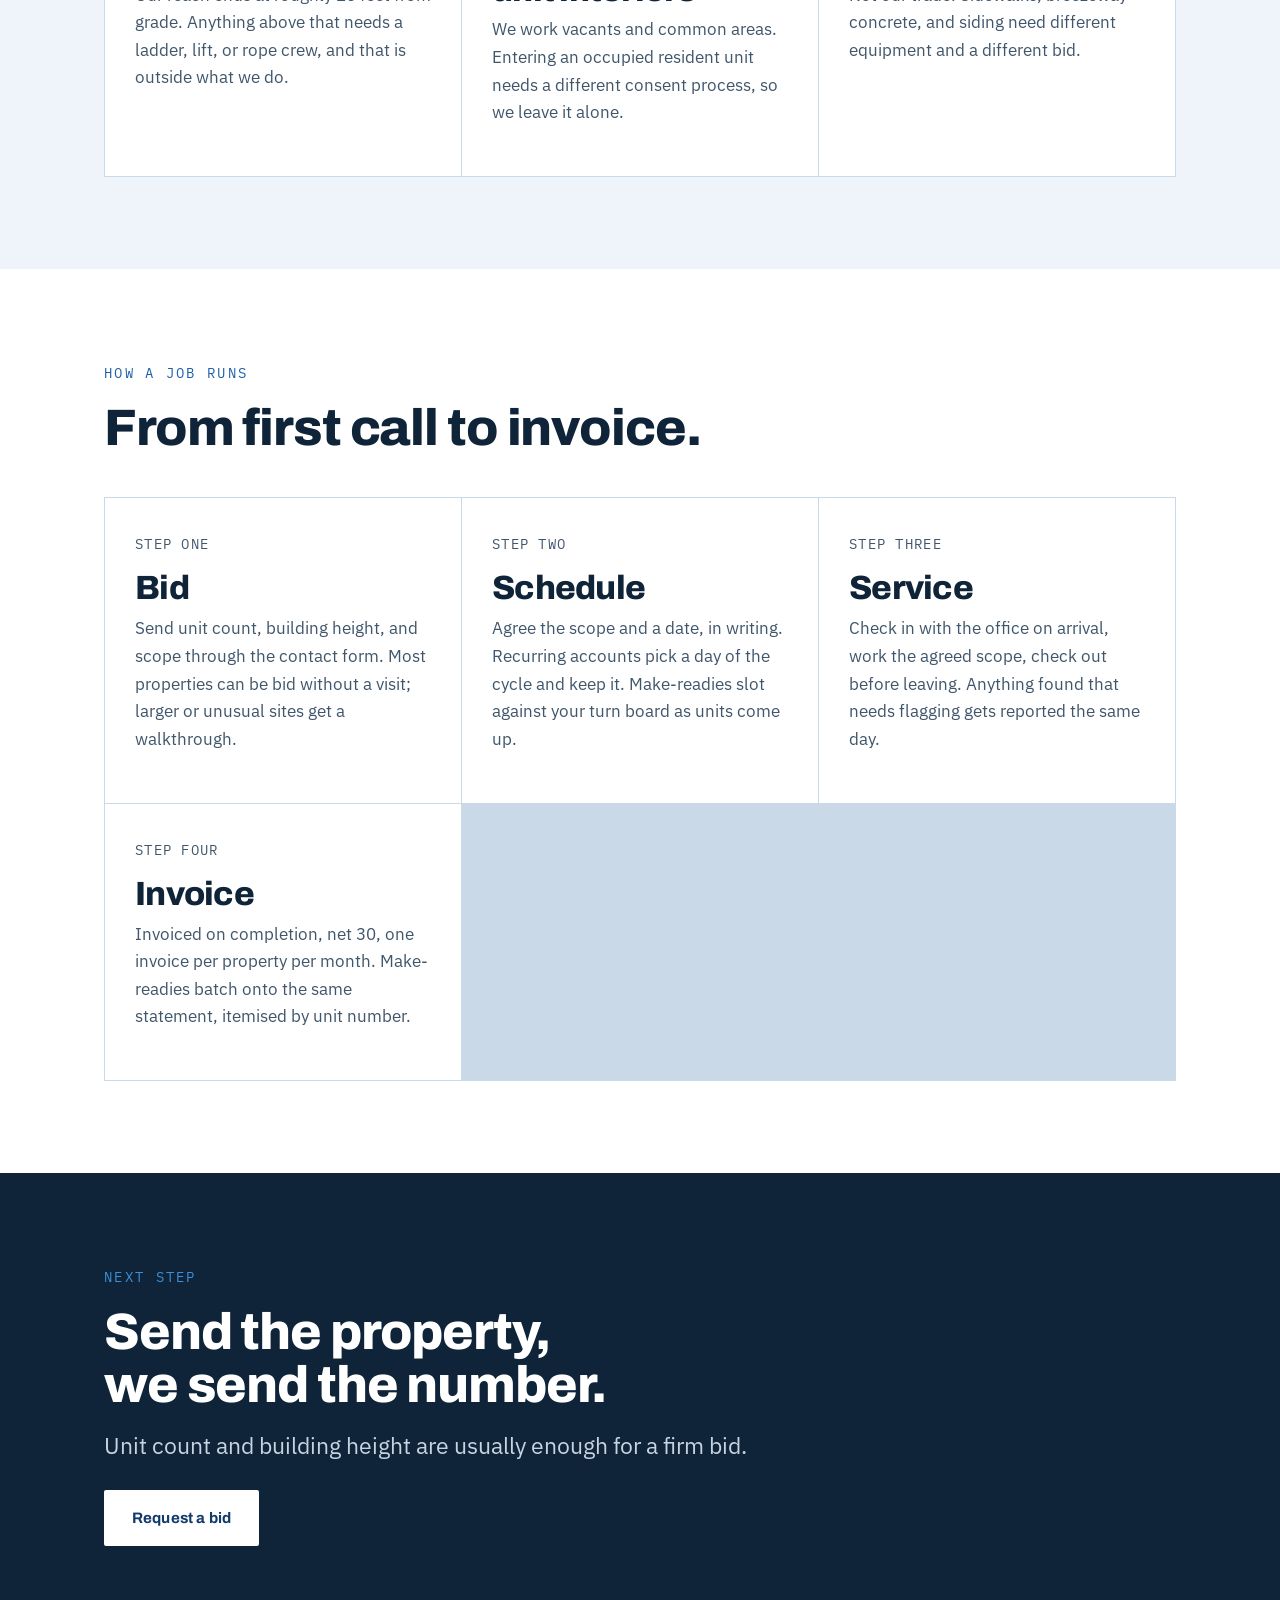
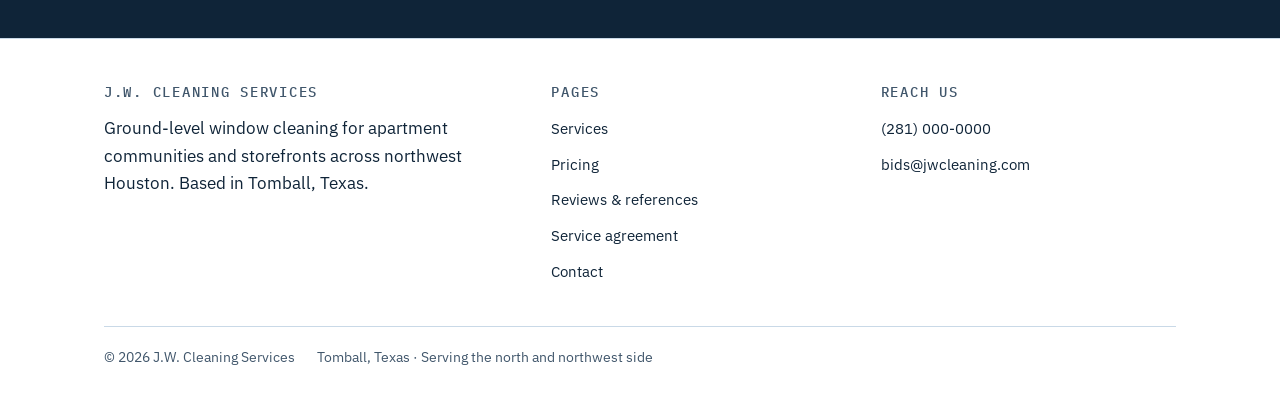
<file: services.html>
<!doctype html>
<html lang="en">
<head>
<meta charset="utf-8">
<meta name="viewport" content="width=device-width, initial-scale=1">
<title>Services — J.W. Cleaning Services</title>
<meta name="description" content="Make-ready turn cleaning, recurring common-area glass, and storefront window cleaning for apartment communities in northwest Houston.">
<link rel="preconnect" href="https://fonts.googleapis.com">
<link rel="preconnect" href="https://fonts.gstatic.com" crossorigin>
<link href="https://fonts.googleapis.com/css2?family=Archivo:wght@600;700;800&family=IBM+Plex+Mono:wght@400;500&family=IBM+Plex+Sans:wght@400;500;600&display=swap" rel="stylesheet">
<link rel="stylesheet" href="assets/css/styles.css">
</head>
<body>
<a class="skip" href="#main">Skip to content</a>

<header class="masthead">
  <div class="shell masthead__inner">
    <a class="wordmark" href="index.html">J.W. <span>Cleaning</span>
      <small>Window care &middot; NW Houston</small>
    </a>
    <button class="nav-toggle" aria-expanded="false" aria-controls="nav">Menu</button>
    <nav class="nav" id="nav" aria-label="Main">
      <a href="services.html">Services</a>
      <a href="pricing.html">Pricing</a>
      <a href="reviews.html">Reviews &amp; references</a>
      <a href="agreement.html">Service agreement</a>
      <a href="contact.html">Contact</a>
    </nav>
  </div>
</header>

<main id="main">

  <section class="band band--wash">
    <div class="shell">
      <span class="eyebrow">Services</span>
      <h1 style="font-size:var(--step-3);max-width:18ch;margin-bottom:14px;">What we clean, and how it gets scheduled.</h1>
      <p style="font-size:var(--step-1);color:var(--ink-soft);max-width:58ch;margin:0;">Everything below is reachable from the ground with a pole. If a job needs height, we will say so before you spend time on a walkthrough.</p>
    </div>
  </section>

  <section class="band">
    <div class="shell">
      <div class="cards">
        <article class="card">
          <h3>Make-ready turns</h3>
          <p class="card__meta">Per unit &middot; 48 hour typical turnaround</p>
          <p>Vacant-unit glass between move-out and move-in, timed to your turn board so it does not hold up the walk.</p>
          <ul>
            <li>Interior and exterior panes on ground and second floor</li>
            <li>Tracks vacuumed, sills wiped</li>
            <li>Adhesive, paint overspray, and sticker residue removed</li>
            <li>Screens rinsed and reseated</li>
            <li>Completion photos if your process requires them</li>
          </ul>
        </article>
        <article class="card">
          <h3>Recurring common areas</h3>
          <p class="card__meta">Monthly or quarterly &middot; fixed visit rate</p>
          <p>The glass prospects see on a tour. Set once, runs on the same day each cycle, one invoice per property.</p>
          <ul>
            <li>Leasing office and entry doors</li>
            <li>Clubhouse and community room</li>
            <li>Fitness center</li>
            <li>Mail room and package lockers</li>
            <li>Breezeway, stairwell, and corridor glass</li>
            <li>Pool enclosure glass and railings</li>
          </ul>
        </article>
        <article class="card">
          <h3>Storefront and retail</h3>
          <p class="card__meta">Weekly to monthly &middot; before open</p>
          <p>For mixed-use properties with a retail component, or standalone strips on the same route.</p>
          <ul>
            <li>Ground-floor storefront and entry glass</li>
            <li>Early morning service before opening</li>
            <li>Per-pane or flat per-visit pricing</li>
            <li>Adds cleanly to an existing common-area contract</li>
          </ul>
        </article>
      </div>
    </div>
  </section>

  <section class="band band--wash">
    <div class="shell">
      <div class="band__head">
        <span class="eyebrow">Scope limits</span>
        <h2>What we do not do.</h2>
        <p>Listed plainly so nobody wastes a site visit finding out.</p>
      </div>
      <div class="cards">
        <article class="card">
          <h3>Above two stories</h3>
          <p>Our reach ends at roughly 25 feet from grade. Anything above that needs a ladder, lift, or rope crew, and that is outside what we do.</p>
        </article>
        <article class="card">
          <h3>Occupied unit interiors</h3>
          <p>We work vacants and common areas. Entering an occupied resident unit needs a different consent process, so we leave it alone.</p>
        </article>
        <article class="card">
          <h3>Pressure washing</h3>
          <p>Not our trade. Sidewalks, breezeway concrete, and siding need different equipment and a different bid.</p>
        </article>
      </div>
    </div>
  </section>

  <section class="band">
    <div class="shell">
      <div class="band__head">
        <span class="eyebrow">How a job runs</span>
        <h2>From first call to invoice.</h2>
      </div>
      <div class="cards">
        <article class="card">
          <p class="card__meta">Step one</p>
          <h3>Bid</h3>
          <p>Send unit count, building height, and scope through the contact form. Most properties can be bid without a visit; larger or unusual sites get a walkthrough.</p>
        </article>
        <article class="card">
          <p class="card__meta">Step two</p>
          <h3>Schedule</h3>
          <p>Agree the scope and a date, in writing. Recurring accounts pick a day of the cycle and keep it. Make-readies slot against your turn board as units come up.</p>
        </article>
        <article class="card">
          <p class="card__meta">Step three</p>
          <h3>Service</h3>
          <p>Check in with the office on arrival, work the agreed scope, check out before leaving. Anything found that needs flagging gets reported the same day.</p>
        </article>
        <article class="card">
          <p class="card__meta">Step four</p>
          <h3>Invoice</h3>
          <p>Invoiced on completion, net 30, one invoice per property per month. Make-readies batch onto the same statement, itemised by unit number.</p>
        </article>
      </div>
    </div>
  </section>

  <section class="band band--ink">
    <div class="shell cta">
      <span class="eyebrow eyebrow--light">Next step</span>
      <h2>Send the property, we send the number.</h2>
      <p>Unit count and building height are usually enough for a firm bid.</p>
      <a class="btn btn--onblue" href="contact.html">Request a bid</a>
    </div>
  </section>

</main>

<footer class="foot">
  <div class="shell">
    <div class="foot__grid">
      <div>
        <h4>J.W. Cleaning Services</h4>
        <p>Ground-level window cleaning for apartment communities and storefronts across northwest Houston. Based in Tomball, Texas.</p>
      </div>
      <div>
        <h4>Pages</h4>
        <ul>
          <li><a href="services.html">Services</a></li>
          <li><a href="pricing.html">Pricing</a></li>
          <li><a href="reviews.html">Reviews &amp; references</a></li>
          <li><a href="agreement.html">Service agreement</a></li>
          <li><a href="contact.html">Contact</a></li>
        </ul>
      </div>
      <div>
        <h4>Reach us</h4>
        <!-- TODO: replace both with real details before launch -->
        <ul>
          <li><a href="tel:+12810000000">(281) 000-0000</a></li>
          <li><a href="mailto:bids@jwcleaning.com">bids@jwcleaning.com</a></li>
        </ul>
      </div>
    </div>
    <div class="foot__legal">
      <p>&copy; 2026 J.W. Cleaning Services</p>
      <p>Tomball, Texas &middot; Serving the north and northwest side</p>
    </div>
  </div>
</footer>

<script src="assets/js/site.js"></script>

</body>
</html>
</file>
<file: assets/css/styles.css>
/* ==========================================================================
   J.W. Cleaning Services — shared stylesheet
   Palette: deep navy ink, working blue, bright blue, glass wash, hairline rule
   Type:    Archivo (display) / IBM Plex Sans (body) / IBM Plex Mono (data)
   ========================================================================== */

:root {
  --ink:         #0F2438;
  --ink-soft:    #40566B;
  --blue:        #1D5FA8;
  --blue-bright: #3D8FD6;
  --blue-deep:   #123B6B;
  --wash:        #EEF4F9;
  --white:       #FFFFFF;
  --rule:        #C9D9E7;

  --font-display: 'Archivo', system-ui, sans-serif;
  --font-body:    'IBM Plex Sans', system-ui, sans-serif;
  --font-data:    'IBM Plex Mono', ui-monospace, monospace;

  --shell:  1120px;
  --gutter: 24px;

  --step--1: clamp(0.82rem, 0.79rem + 0.15vw, 0.9rem);
  --step-0:  clamp(1rem, 0.96rem + 0.2vw, 1.08rem);
  --step-1:  clamp(1.2rem, 1.1rem + 0.5vw, 1.45rem);
  --step-2:  clamp(1.55rem, 1.35rem + 1vw, 2.1rem);
  --step-3:  clamp(2.1rem, 1.7rem + 2vw, 3.2rem);
  --step-4:  clamp(2.6rem, 1.9rem + 3.4vw, 4.6rem);
}

*, *::before, *::after { box-sizing: border-box; }

html { -webkit-text-size-adjust: 100%; scroll-behavior: smooth; }

body {
  margin: 0;
  background: var(--white);
  color: var(--ink);
  font-family: var(--font-body);
  font-size: var(--step-0);
  line-height: 1.6;
  -webkit-font-smoothing: antialiased;
}

h1, h2, h3, h4 {
  font-family: var(--font-display);
  font-weight: 800;
  line-height: 1.04;
  letter-spacing: -0.022em;
  margin: 0;
  text-wrap: balance;
}

p { margin: 0 0 1em; max-width: 62ch; }

a { color: var(--blue); text-decoration-thickness: 1px; text-underline-offset: 3px; }
a:hover { color: var(--blue-bright); }

:focus-visible {
  outline: 3px solid var(--blue-bright);
  outline-offset: 3px;
}

img { max-width: 100%; display: block; }

.shell {
  width: 100%;
  max-width: var(--shell);
  margin-inline: auto;
  padding-inline: var(--gutter);
}

.skip {
  position: absolute; left: -9999px;
  background: var(--ink); color: var(--white);
  padding: 12px 18px; z-index: 100;
}
.skip:focus { left: 12px; top: 12px; }

/* --- eyebrow: the recurring label device ------------------------------- */
.eyebrow {
  font-family: var(--font-data);
  font-size: var(--step--1);
  letter-spacing: 0.16em;
  text-transform: uppercase;
  color: var(--blue);
  margin: 0 0 18px;
  display: block;
}
.eyebrow--light { color: var(--blue-bright); }

/* --- masthead ---------------------------------------------------------- */
.masthead {
  border-bottom: 1px solid var(--rule);
  background: var(--white);
  position: sticky; top: 0; z-index: 50;
}
.masthead__inner {
  display: flex; align-items: center; gap: 20px;
  min-height: 74px;
}
.wordmark {
  font-family: var(--font-display);
  font-weight: 800;
  font-size: 1.16rem;
  letter-spacing: -0.03em;
  color: var(--ink);
  text-decoration: none;
  line-height: 1.1;
  margin-right: auto;
}
.wordmark span { color: var(--blue); }
.wordmark small {
  display: block;
  font-family: var(--font-data);
  font-weight: 400;
  font-size: 0.62rem;
  letter-spacing: 0.14em;
  text-transform: uppercase;
  color: var(--ink-soft);
  margin-top: 3px;
}

.nav { display: flex; align-items: center; gap: 26px; }
.nav a {
  font-size: 0.94rem;
  color: var(--ink);
  text-decoration: none;
  padding: 6px 0;
  border-bottom: 2px solid transparent;
}
.nav a:hover { border-bottom-color: var(--blue-bright); }
.nav a[aria-current="page"] { border-bottom-color: var(--blue); font-weight: 600; }

.nav-toggle {
  display: none;
  background: none; border: 1px solid var(--rule);
  border-radius: 3px; padding: 9px 12px;
  font-family: var(--font-data); font-size: 0.75rem;
  letter-spacing: 0.1em; text-transform: uppercase;
  color: var(--ink); cursor: pointer;
}

/* --- buttons ----------------------------------------------------------- */
.btn {
  display: inline-block;
  font-family: var(--font-display);
  font-weight: 700;
  font-size: 0.95rem;
  letter-spacing: 0.01em;
  padding: 14px 26px;
  border-radius: 2px;
  text-decoration: none;
  border: 2px solid var(--blue);
  background: var(--blue);
  color: var(--white);
  cursor: pointer;
  transition: background .15s ease, border-color .15s ease, color .15s ease;
}
.btn:hover { background: var(--blue-deep); border-color: var(--blue-deep); color: var(--white); }

.btn--ghost { background: transparent; color: var(--blue); }
.btn--ghost:hover { background: var(--wash); color: var(--blue-deep); }

.btn--onblue { background: var(--white); border-color: var(--white); color: var(--blue-deep); }
.btn--onblue:hover { background: var(--wash); border-color: var(--wash); color: var(--blue-deep); }

.btn--sm { padding: 10px 18px; font-size: 0.85rem; }

/* --- hero: the squeegee pass ------------------------------------------- */
.hero {
  position: relative;
  padding: clamp(56px, 9vw, 108px) 0 clamp(48px, 7vw, 88px);
  overflow: hidden;
  background: var(--white);
}
.hero__grid {
  position: absolute; inset: 0;
  background-image:
    linear-gradient(to right, var(--rule) 1px, transparent 1px),
    linear-gradient(to bottom, var(--rule) 1px, transparent 1px);
  background-size: 25% 50%;
  opacity: .55;
  pointer-events: none;
}
.hero__inner { position: relative; }

.hero h1 {
  font-size: var(--step-4);
  max-width: 15ch;
  margin-bottom: 22px;
}
.hero h1 em {
  font-style: normal;
  color: var(--blue);
}
.hero__lede {
  font-size: var(--step-1);
  color: var(--ink-soft);
  max-width: 48ch;
  margin-bottom: 30px;
}
.hero__actions { display: flex; flex-wrap: wrap; gap: 14px; }

/* the wipe: one horizontal squeegee stroke clearing the glass on load */
.wipe {
  position: absolute; inset: 0;
  z-index: 3;
  pointer-events: none;
  background: linear-gradient(
    100deg,
    rgba(238,244,249,0) 0%,
    rgba(238,244,249,.92) 22%,
    rgba(238,244,249,.98) 46%,
    rgba(238,244,249,.92) 70%,
    rgba(238,244,249,0) 100%
  );
  border-right: 2px solid var(--blue-bright);
  transform: translateX(0);
  animation: squeegee 1.5s cubic-bezier(.55,.05,.25,1) .15s forwards;
}
@keyframes squeegee {
  from { transform: translateX(-4%); opacity: 1; }
  to   { transform: translateX(112%); opacity: 1; }
}

@media (prefers-reduced-motion: reduce) {
  html { scroll-behavior: auto; }
  .wipe { display: none; }
  *, *::before, *::after { animation-duration: .001ms !important; transition-duration: .001ms !important; }
}

/* --- pane grid: the structural motif ----------------------------------- */
.panes {
  display: grid;
  grid-template-columns: repeat(auto-fit, minmax(230px, 1fr));
  border-top: 1px solid var(--rule);
  border-left: 1px solid var(--rule);
}
.pane {
  border-right: 1px solid var(--rule);
  border-bottom: 1px solid var(--rule);
  padding: 30px 26px;
  background: var(--white);
}
.pane__value {
  font-family: var(--font-display);
  font-weight: 800;
  font-size: var(--step-2);
  color: var(--blue);
  letter-spacing: -0.02em;
  display: block;
  margin-bottom: 8px;
}
.pane__label {
  font-family: var(--font-data);
  font-size: var(--step--1);
  letter-spacing: 0.1em;
  text-transform: uppercase;
  color: var(--ink-soft);
  margin: 0;
}

/* --- section rhythm ---------------------------------------------------- */
.band { padding: clamp(52px, 8vw, 92px) 0; }
.band--wash { background: var(--wash); }
.band--ink { background: var(--ink); color: var(--white); }
.band--ink h2, .band--ink h3 { color: var(--white); }
.band--ink p { color: #C6D4E2; }
.band--tight { padding-block: clamp(38px, 5vw, 58px); }

.band__head { margin-bottom: 42px; max-width: 60ch; }
.band__head h2 { font-size: var(--step-3); margin-bottom: 14px; }
.band__head p { color: var(--ink-soft); font-size: var(--step-1); margin: 0; }
.band--ink .band__head p { color: #A9BDD1; }

/* --- service cards ----------------------------------------------------- */
.cards {
  display: grid;
  grid-template-columns: repeat(auto-fit, minmax(290px, 1fr));
  gap: 1px;
  background: var(--rule);
  border: 1px solid var(--rule);
}
.card { background: var(--white); padding: 34px 30px; }
.card h3 { font-size: var(--step-2); margin-bottom: 8px; }
.card__meta {
  font-family: var(--font-data);
  font-size: var(--step--1);
  letter-spacing: 0.09em;
  text-transform: uppercase;
  color: var(--blue);
  margin-bottom: 16px;
}
.card p { color: var(--ink-soft); margin-bottom: 16px; }
.card ul { margin: 0; padding-left: 18px; color: var(--ink-soft); }
.card li { margin-bottom: 7px; }

/* --- price table ------------------------------------------------------- */
.ptable { width: 100%; border-collapse: collapse; margin-bottom: 26px; }
.ptable caption {
  text-align: left;
  font-family: var(--font-display);
  font-weight: 700;
  font-size: var(--step-1);
  padding-bottom: 12px;
}
.ptable th, .ptable td {
  text-align: left;
  padding: 15px 16px 15px 0;
  border-bottom: 1px solid var(--rule);
  vertical-align: top;
}
.ptable th {
  font-family: var(--font-data);
  font-size: var(--step--1);
  font-weight: 500;
  letter-spacing: 0.1em;
  text-transform: uppercase;
  color: var(--ink-soft);
}
.ptable td:last-child, .ptable th:last-child { text-align: right; padding-right: 0; }
.ptable .rate {
  font-family: var(--font-data);
  font-weight: 500;
  color: var(--ink);
  white-space: nowrap;
}
.ptable .note { color: var(--ink-soft); font-size: 0.92rem; }

.callout {
  border-left: 3px solid var(--blue);
  background: var(--wash);
  padding: 22px 26px;
  margin: 30px 0;
}
.callout p:last-child { margin-bottom: 0; }
.callout strong { color: var(--ink); }

/* --- area list --------------------------------------------------------- */
.arealist {
  list-style: none; margin: 0; padding: 0;
  display: flex; flex-wrap: wrap; gap: 10px;
}
.arealist li {
  font-family: var(--font-data);
  font-size: 0.86rem;
  letter-spacing: 0.03em;
  border: 1px solid var(--rule);
  background: var(--white);
  padding: 8px 14px;
  border-radius: 2px;
}

/* --- reviews / references ---------------------------------------------- */
.reflist { display: grid; gap: 1px; background: var(--rule); border: 1px solid var(--rule); }
.ref { background: var(--white); padding: 28px 30px; }
.ref h3 { font-size: var(--step-1); margin-bottom: 6px; }
.ref__meta {
  font-family: var(--font-data);
  font-size: var(--step--1);
  letter-spacing: 0.08em;
  text-transform: uppercase;
  color: var(--blue);
  margin-bottom: 12px;
}
.ref p { margin-bottom: 0; color: var(--ink-soft); }

.empty {
  border: 1px dashed var(--rule);
  background: var(--wash);
  padding: 40px 32px;
  text-align: left;
}
.empty h3 { font-size: var(--step-1); margin-bottom: 10px; }
.empty p { color: var(--ink-soft); margin-bottom: 18px; }

/* --- forms ------------------------------------------------------------- */
.form { max-width: 700px; }
.field { margin-bottom: 22px; }
.field label {
  display: block;
  font-family: var(--font-data);
  font-size: var(--step--1);
  letter-spacing: 0.09em;
  text-transform: uppercase;
  color: var(--ink);
  margin-bottom: 7px;
}
.field .hint { display: block; font-family: var(--font-body); font-size: 0.86rem; letter-spacing: 0; text-transform: none; color: var(--ink-soft); margin-top: 3px; }
.field input, .field select, .field textarea {
  width: 100%;
  font-family: var(--font-body);
  font-size: 1rem;
  color: var(--ink);
  background: var(--white);
  border: 1px solid var(--rule);
  border-radius: 2px;
  padding: 12px 14px;
}
.field input:focus, .field select:focus, .field textarea:focus {
  border-color: var(--blue);
  outline: 2px solid var(--blue-bright);
  outline-offset: 1px;
}
.field textarea { min-height: 130px; resize: vertical; }

.row { display: grid; grid-template-columns: 1fr 1fr; gap: 20px; }

.checks { display: grid; grid-template-columns: repeat(auto-fit, minmax(190px, 1fr)); gap: 10px; }
.check {
  display: flex; align-items: center; gap: 10px;
  border: 1px solid var(--rule);
  padding: 12px 14px;
  border-radius: 2px;
  cursor: pointer;
  font-size: 0.95rem;
}
.check:hover { border-color: var(--blue-bright); }
.check input { width: auto; margin: 0; accent-color: var(--blue); }

.hp { position: absolute; left: -9999px; opacity: 0; height: 0; }

.formnote {
  font-size: 0.9rem;
  color: var(--ink-soft);
  margin-top: 16px;
}

.status { margin-top: 20px; padding: 16px 18px; border-radius: 2px; font-size: 0.95rem; display: none; }
.status[data-state="pending"] { display: block; background: var(--wash); border-left: 3px solid var(--blue-bright); }
.status[data-state="ok"]      { display: block; background: var(--wash); border-left: 3px solid var(--blue); }
.status[data-state="queued"]  { display: block; background: #FFF6E6; border-left: 3px solid #C98A16; }
.status[data-state="error"]   { display: block; background: #FDEDED; border-left: 3px solid #B3261E; }

/* --- agreement page ---------------------------------------------------- */
.doc { max-width: 74ch; }
.doc h2 { font-size: var(--step-2); margin: 44px 0 12px; }
.doc h2:first-child { margin-top: 0; }
.doc ol, .doc ul { color: var(--ink-soft); padding-left: 20px; }
.doc li { margin-bottom: 9px; }
.doc .clause-no {
  font-family: var(--font-data);
  font-size: var(--step--1);
  color: var(--blue);
  letter-spacing: 0.1em;
  display: block;
  margin-bottom: 4px;
}

/* --- CTA band ---------------------------------------------------------- */
.cta { text-align: left; }
.cta h2 { font-size: var(--step-3); margin-bottom: 14px; max-width: 20ch; }
.cta p { font-size: var(--step-1); margin-bottom: 26px; }

/* --- footer ------------------------------------------------------------ */
.foot {
  border-top: 1px solid var(--rule);
  padding: 46px 0 34px;
  background: var(--white);
}
.foot__grid {
  display: grid;
  grid-template-columns: 1.4fr 1fr 1fr;
  gap: 34px;
  margin-bottom: 34px;
}
.foot h4 {
  font-family: var(--font-data);
  font-weight: 500;
  font-size: var(--step--1);
  letter-spacing: 0.12em;
  text-transform: uppercase;
  color: var(--ink-soft);
  margin-bottom: 14px;
}
.foot ul { list-style: none; margin: 0; padding: 0; }
.foot li { margin-bottom: 8px; }
.foot a { color: var(--ink); text-decoration: none; font-size: 0.95rem; }
.foot a:hover { color: var(--blue); }
.foot__legal {
  border-top: 1px solid var(--rule);
  padding-top: 20px;
  font-size: 0.85rem;
  color: var(--ink-soft);
  display: flex; flex-wrap: wrap; gap: 8px 22px;
}
.foot__legal p { margin: 0; max-width: none; }

/* --- responsive -------------------------------------------------------- */
@media (max-width: 860px) {
  .nav {
    display: none;
    position: absolute; top: 74px; left: 0; right: 0;
    flex-direction: column; align-items: stretch; gap: 0;
    background: var(--white);
    border-bottom: 1px solid var(--rule);
    padding: 8px 0 14px;
  }
  .nav[data-open="true"] { display: flex; }
  .nav a { padding: 13px var(--gutter); border-bottom: 1px solid var(--wash); }
  .nav a:hover { border-bottom-color: var(--wash); background: var(--wash); }
  .nav-toggle { display: block; }
  .masthead { position: relative; }
  .foot__grid { grid-template-columns: 1fr 1fr; }
  .row { grid-template-columns: 1fr; }
}

@media (max-width: 520px) {
  .foot__grid { grid-template-columns: 1fr; }
  .hero__actions .btn { width: 100%; text-align: center; }
}
</file>
